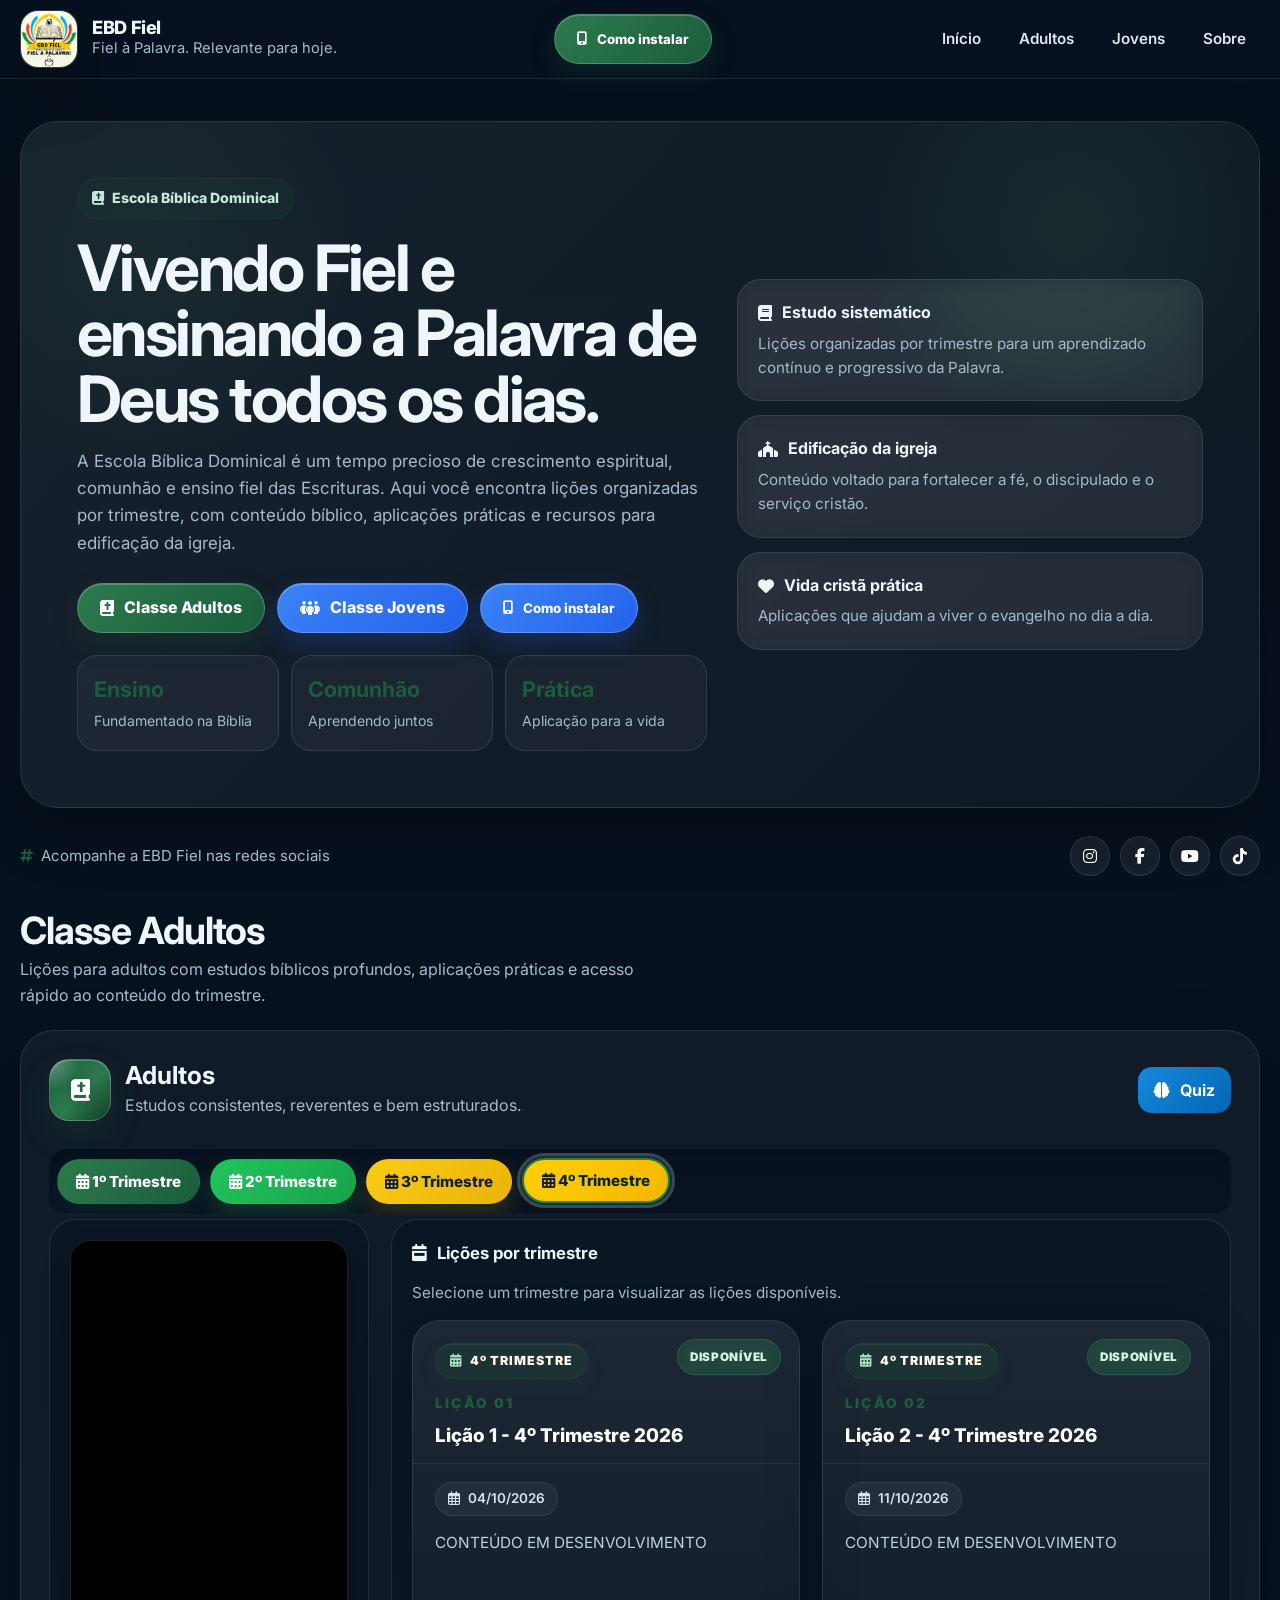
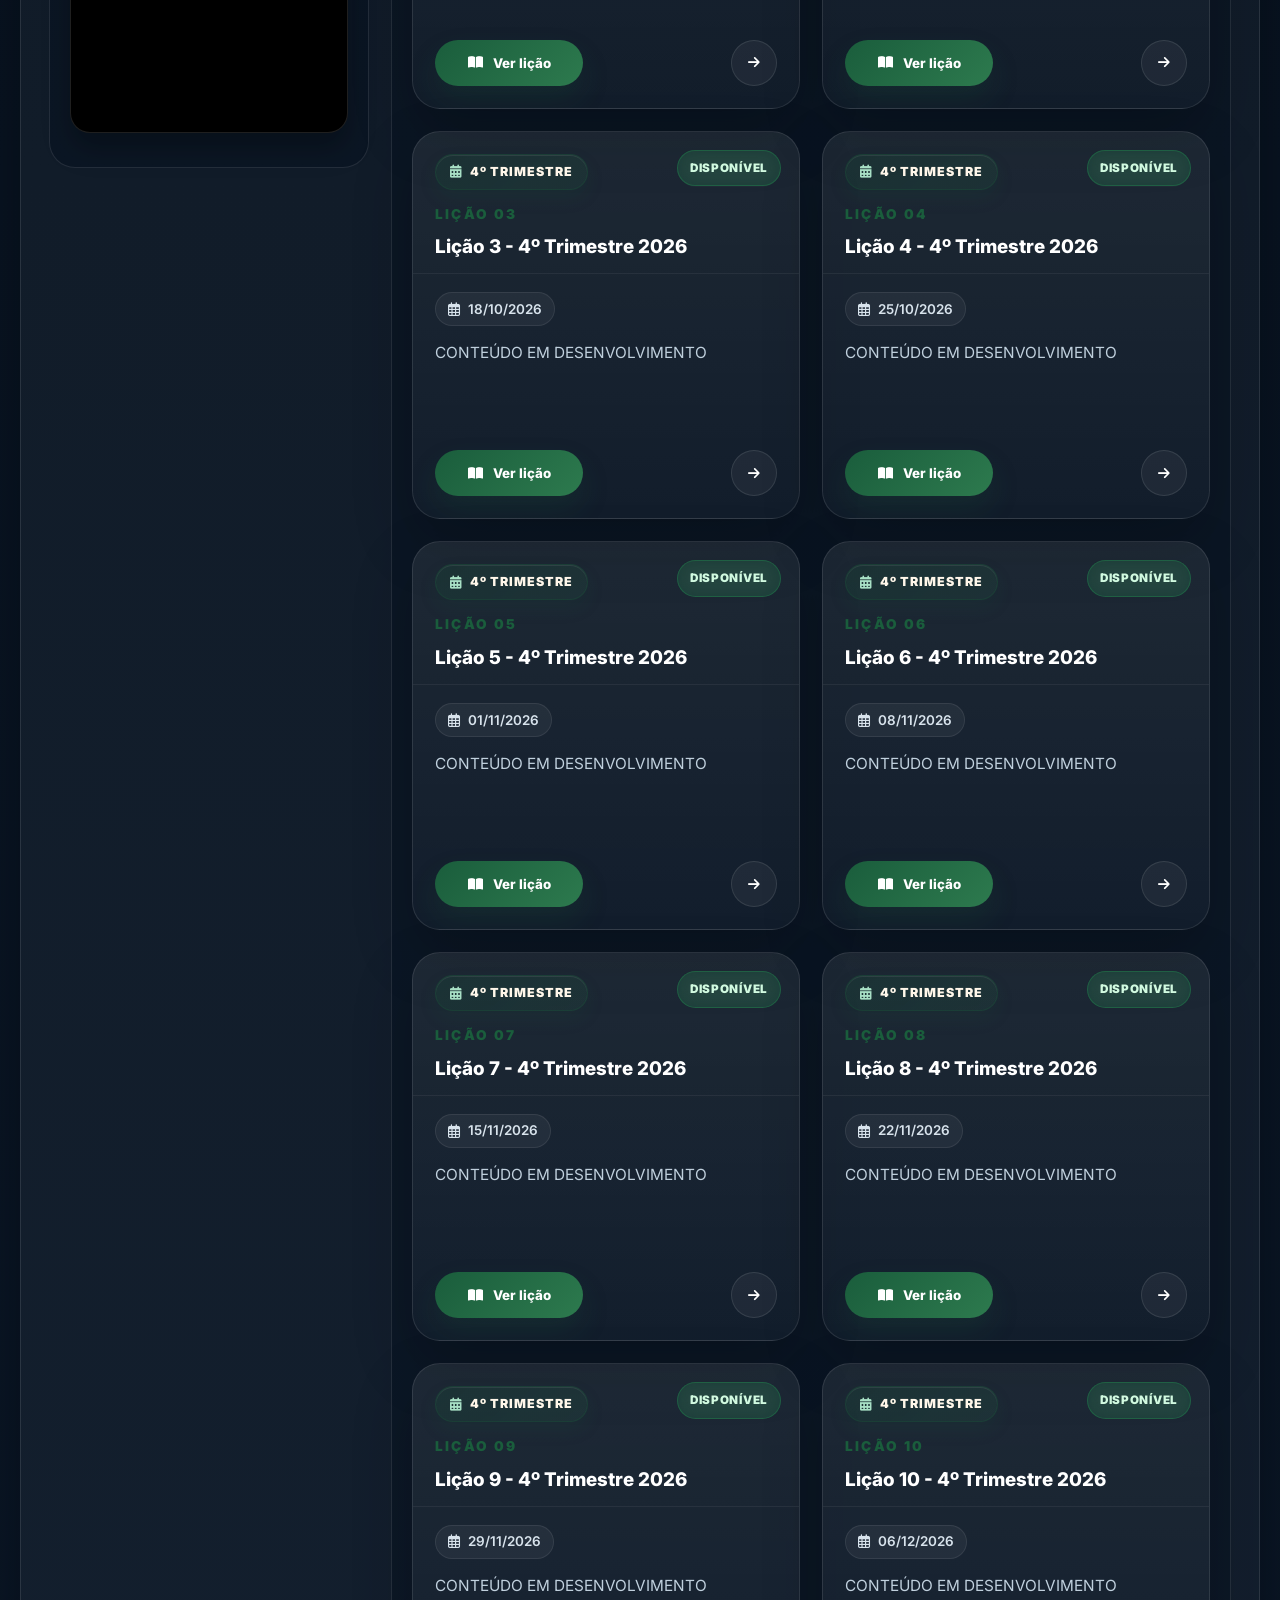
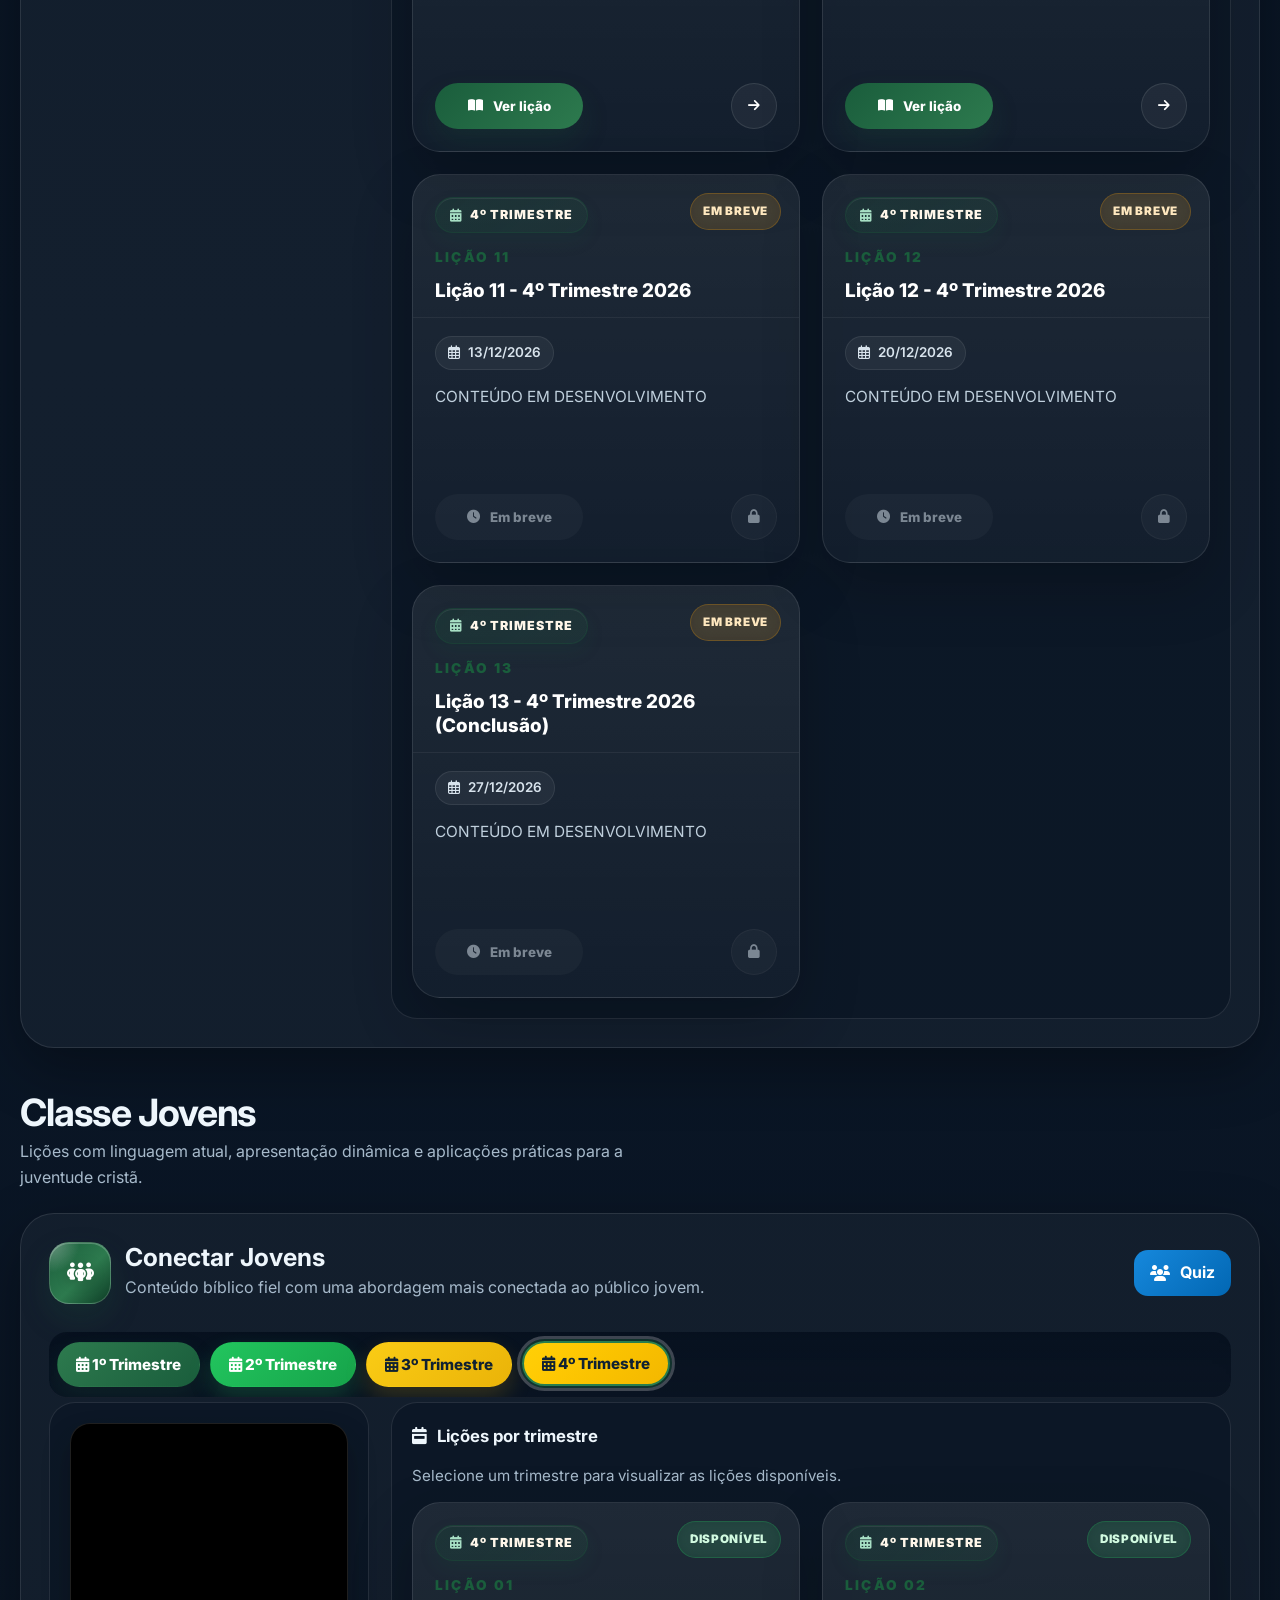
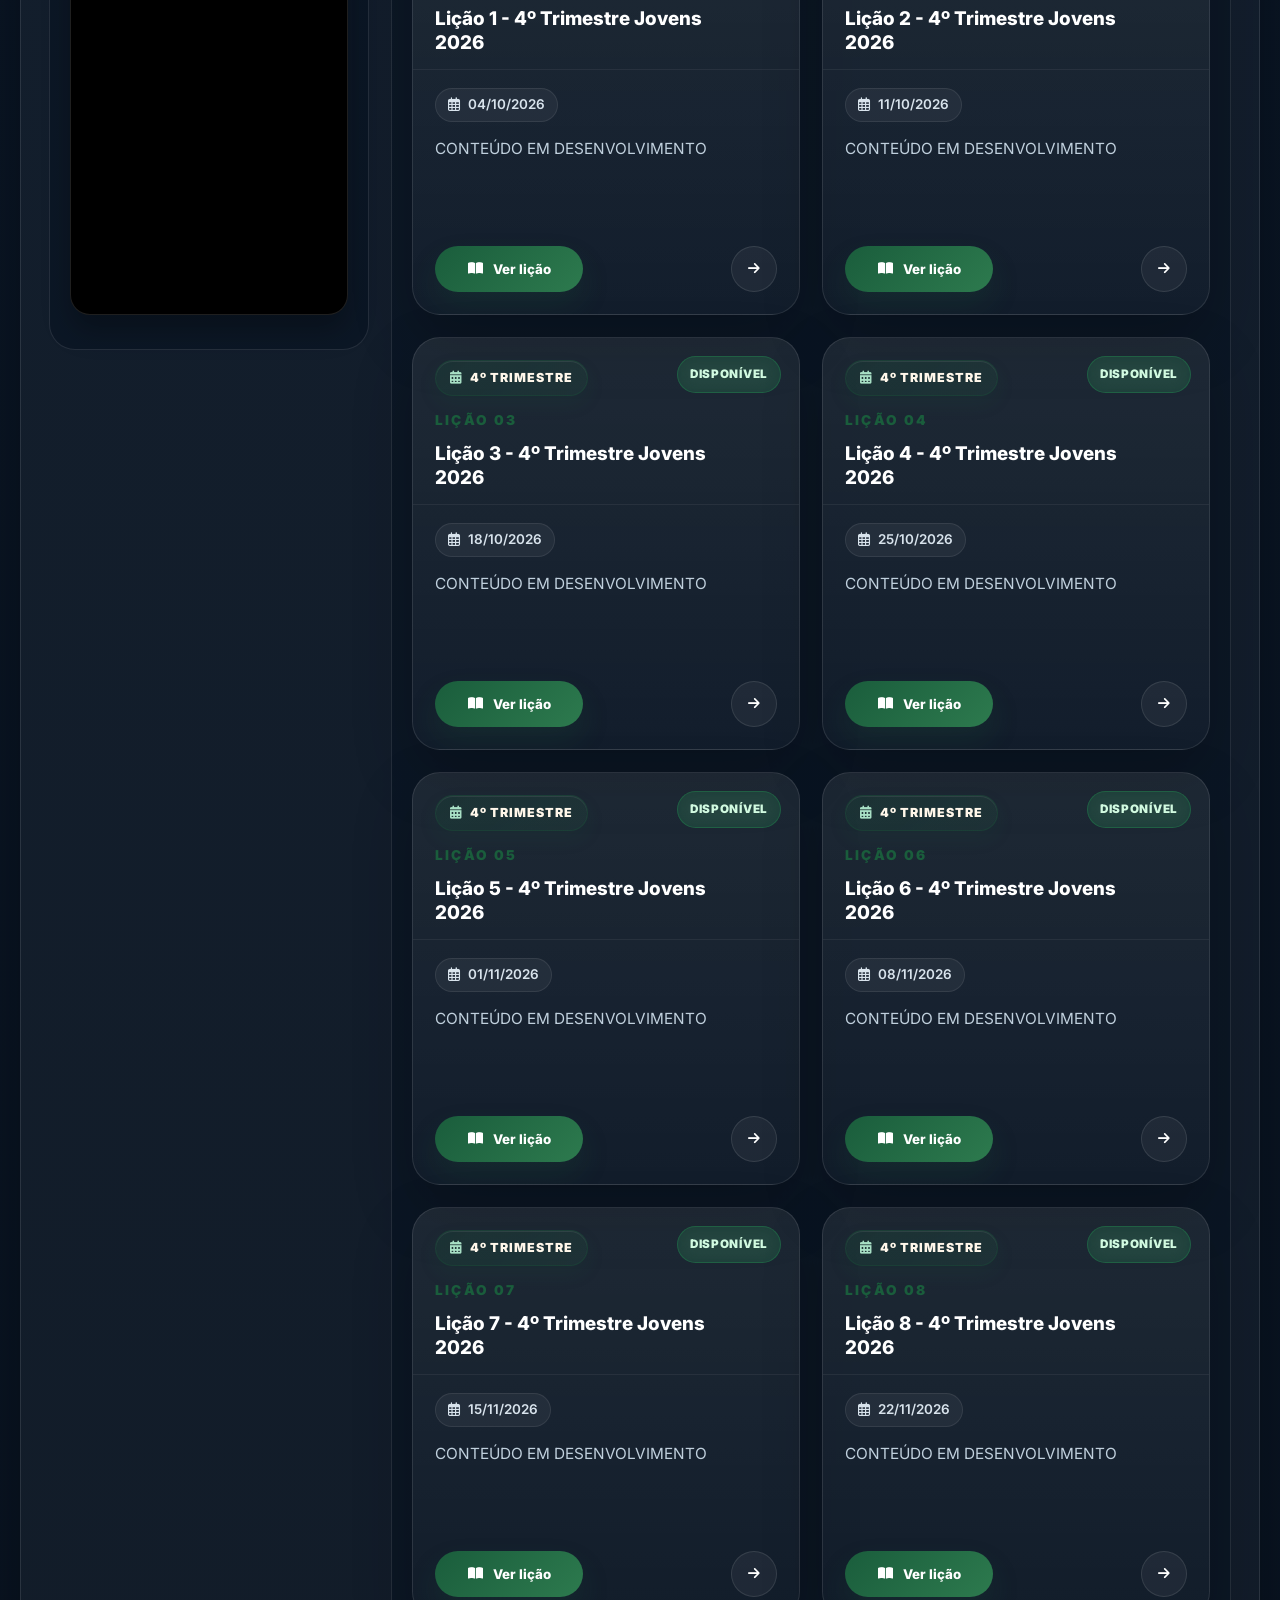
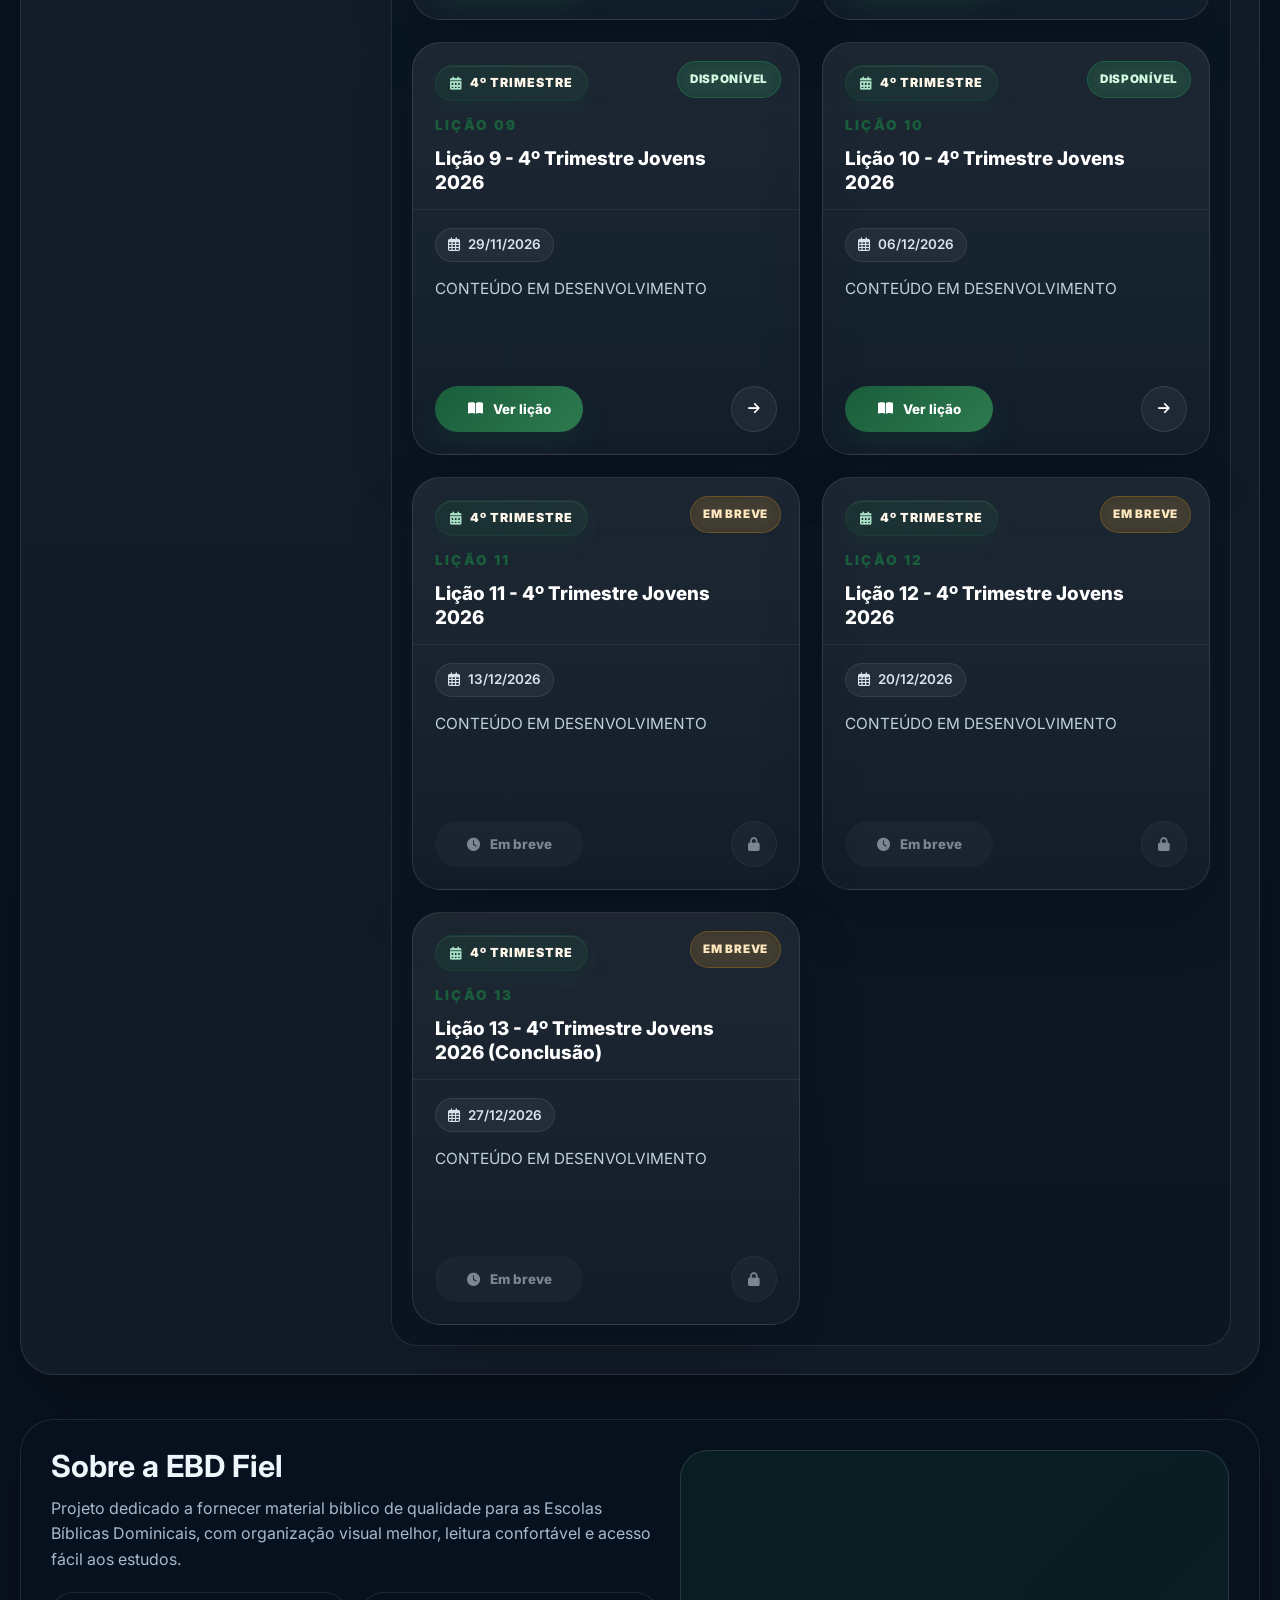
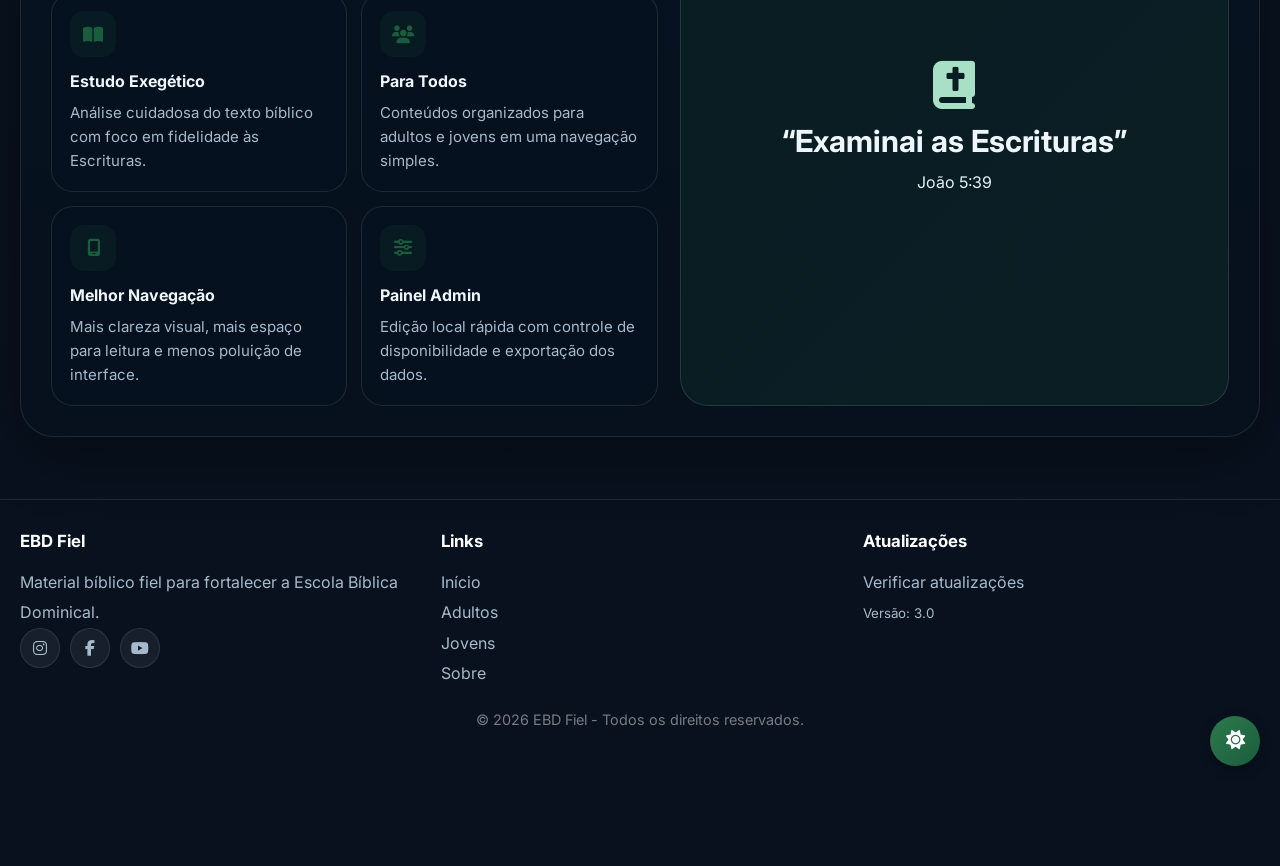
<file: index.html>
<!DOCTYPE html>
<html lang="pt-BR" data-theme="dark">
<head>
  <meta property="og:image" content="https://ebdfiel.com.br/ebdfiel.png?v=2" />
  <meta name="twitter:image" content="https://ebdfiel.com.br/ebdfiel.png?v=2" />
  <link rel="icon" href="./ebdfiel.png?v=2" />
  <meta property="og:image:width" content="1200" />
  <meta property="og:image:height" content="630" />
  <meta property="og:url" content="https://ebdfiel.com.br/" />
  <meta property="og:type" content="website" />

  <meta name="twitter:card" content="summary_large_image" />
  <meta name="twitter:title" content="EBD Fiel" />
  <meta name="twitter:description" content="Lições bíblicas para Escola Bíblica Dominical." />
  <meta name="twitter:image" content="https://ebdfiel.com.br/ebdfiel.png?v=2" />

  <!-- Google tag (gtag.js) - GA4 -->
  <script async src="https://www.googletagmanager.com/gtag/js?id=G-8TBGGNMT4B"></script>
  <script>
    window.dataLayer = window.dataLayer || [];
    function gtag(){dataLayer.push(arguments);}
    gtag('js', new Date());
    gtag('config', 'G-8TBGGNMT4B');
  </script>

  <link rel="manifest" href="./manifest.json">
  <meta name="theme-color" content="#1a5d3c">
  <meta name="apple-mobile-web-app-capable" content="yes">
  <meta name="apple-mobile-web-app-status-bar-style" content="default">
  <meta name="apple-mobile-web-app-title" content="EBD Fiel">

  <meta charset="UTF-8" />
  <meta name="viewport" content="width=device-width, initial-scale=1.0, maximum-scale=1.0, user-scalable=no" />
  <title>EBD Fiel - Escola Bíblica Dominical</title>

  <link rel="preconnect" href="https://fonts.googleapis.com">
  <link rel="preconnect" href="https://fonts.gstatic.com" crossorigin>
  <link href="https://fonts.googleapis.com/css2?family=Inter:wght@400;500;600;700;800&display=swap" rel="stylesheet">
  <link rel="stylesheet" href="https://cdnjs.cloudflare.com/ajax/libs/font-awesome/6.4.0/css/all.min.css">

  <style>
    :root {
      --bg: #07111f;
      --bg-soft: #0c1828;
      --stroke: rgba(255,255,255,0.1);
      --text: #eef6fc;
      --muted: #a7bacb;
      --primary: #1a5d3c;
      --primary-2: #2d7a4e;
      --primary-3: #0d3d26;
      --success: #22c55e;
      --danger: #ef4444;
      --dark: #102131;
      --shadow: 0 20px 60px rgba(0,0,0,0.32);
      --container: 1240px;
      --bottom-nav-height: 78px;
      --bg-primary: #07111f;
      --bg-secondary: #0c1828;
      --text-primary: #eef6fc;
      --text-secondary: #a7bacb;
      --card-bg: rgba(255,255,255,0.04);
    }

    [data-theme="light"] {
      --bg: #f5f7fa;
      --bg-soft: #ffffff;
      --stroke: rgba(0,0,0,0.1);
      --text: #1a2a3a;
      --muted: #5a6a7a;
      --primary: #1a5d3c;
      --primary-2: #2d7a4e;
      --primary-3: #0d3d26;
      --dark: #f0f2f5;
      --shadow: 0 20px 60px rgba(0,0,0,0.1);
      --bg-primary: #f5f7fa;
      --bg-secondary: #ffffff;
      --text-primary: #1a2a3a;
      --text-secondary: #5a6a7a;
      --card-bg: rgba(0,0,0,0.02);
    }

    * { margin: 0; padding: 0; box-sizing: border-box; }

    html { scroll-behavior: smooth; }

    body {
      font-family: 'Inter', sans-serif;
      color: var(--text);
      background: linear-gradient(180deg, #06101c 0%, #0a1626 40%, #08111d 100%);
      line-height: 1.6;
      overflow-x: hidden;
      min-height: 100vh;
      padding-bottom: calc(var(--bottom-nav-height) + 16px);
      opacity: 0;
      transform: translateY(10px);
      animation: pageEnter 0.35s ease forwards;
      transition: background-color 0.3s, color 0.3s;
      overscroll-behavior: none;
      -webkit-overflow-scrolling: touch;
    }

    [data-theme="light"] body {
      background: linear-gradient(180deg, #f5f7fa 0%, #eef2f6 100%);
    }

    body.page-leaving {
      animation: pageLeave 0.25s ease forwards;
    }

    @keyframes pageEnter {
      from { opacity: 0; transform: translateY(10px); }
      to { opacity: 1; transform: translateY(0); }
    }

    @keyframes pageLeave {
      from { opacity: 1; transform: translateY(0); }
      to { opacity: 0; transform: translateY(8px); }
    }

    a { color: inherit; text-decoration: none; }
    img { max-width: 100%; display: block; }
    button { font-family: inherit; }

    #splash-screen {
      position: fixed;
      inset: 0;
      background: linear-gradient(180deg, #06101c 0%, #0a1626 45%, #08111d 100%);
      display: grid;
      place-items: center;
      z-index: 9999;
      transition: opacity 0.6s ease, visibility 0.6s ease;
    }

    #splash-screen.fade-out {
      opacity: 0;
      visibility: hidden;
    }

    .splash-inner {
      text-align: center;
      padding: 24px;
      animation: splashRise 0.8s ease;
      width: 100%;
      max-width: 360px;
      display: flex;
      flex-direction: column;
      align-items: center;
      justify-content: center;
    }

    .splash-logo {
      width: 110px;
      height: 110px;
      object-fit: contain;
      margin: 0 auto 18px;
      animation: splashPulse 1.8s ease-in-out infinite;
      filter: drop-shadow(0 12px 28px rgba(0,0,0,0.28));
      display: block;
      flex-shrink: 0;
    }

    .splash-title {
      font-size: 1.55rem;
      font-weight: 800;
      letter-spacing: -0.02em;
      margin-bottom: 6px;
      color: #eef6fc;
    }

    .splash-subtitle {
      color: #a7bacb;
      font-size: 0.95rem;
      margin-bottom: 18px;
    }

    .splash-loader {
      width: 180px;
      max-width: 70vw;
      height: 6px;
      margin: 0 auto;
      background: rgba(255,255,255,0.08);
      border-radius: 999px;
      overflow: hidden;
      border: 1px solid rgba(255,255,255,0.08);
    }

    .splash-loader span {
      display: block;
      width: 40%;
      height: 100%;
      border-radius: 999px;
      background: linear-gradient(135deg, #1a5d3c, #2d7a4e);
      animation: splashLoad 1.4s ease-in-out infinite;
    }

    @keyframes splashRise {
      from { opacity: 0; transform: translateY(18px) scale(0.96); }
      to { opacity: 1; transform: translateY(0) scale(1); }
    }

    @keyframes splashPulse {
      0%, 100% { transform: scale(1); opacity: 0.96; }
      50% { transform: scale(1.06); opacity: 1; }
    }

    @keyframes splashLoad {
      0% { transform: translateX(-120%); }
      100% { transform: translateX(320%); }
    }

    .container {
      width: min(calc(100% - 32px), var(--container));
      margin: 0 auto;
      position: relative;
      z-index: 2;
    }

    .topbar {
      position: sticky;
      top: 0;
      z-index: 1000;
      background: rgba(7,17,31,0.78);
      backdrop-filter: blur(16px);
      border-bottom: 1px solid var(--stroke);
    }

    .topbar-inner {
      min-height: 78px;
      display: flex;
      align-items: center;
      justify-content: space-between;
      gap: 18px;
      padding: 10px 0;
    }

    .brand {
      display: flex;
      align-items: center;
      gap: 14px;
      cursor: pointer;
      min-width: 0;
      position: relative;
      z-index: 10;
    }

    .brand-mark {
      width: 58px;
      height: 58px;
      border-radius: 18px;
      background: linear-gradient(135deg, rgba(26,93,60,0.18), rgba(45,122,78,0.14));
      border: 1px solid rgba(255,255,255,0.14);
      display: grid;
      place-items: center;
      overflow: hidden;
      box-shadow: var(--shadow);
      flex-shrink: 0;
    }

    .brand-copy h1 {
      font-size: 1.14rem;
      line-height: 1.1;
      font-weight: 800;
      letter-spacing: -0.02em;
    }

    .brand-copy p {
      color: var(--muted);
      font-size: 0.92rem;
      white-space: nowrap;
    }

    .mobile-menu-btn {
      display: none;
      width: 46px;
      height: 46px;
      border-radius: 14px;
      border: 1px solid var(--stroke);
      background: rgba(255,255,255,0.05);
      color: #fff;
      font-size: 1.2rem;
      cursor: pointer;
      transition: 0.2s ease;
    }

    .mobile-menu-btn:hover {
      background: rgba(255,255,255,0.08);
    }

    nav {
      display: flex;
      align-items: center;
      gap: 10px;
      flex-wrap: wrap;
      transition: transform 0.28s ease, opacity 0.28s ease, visibility 0.28s ease;
    }

    nav a {
      padding: 10px 14px;
      border-radius: 999px;
      color: #dce6ef;
      font-weight: 600;
      font-size: 0.95rem;
      transition: 0.25s ease;
    }

    nav a:hover {
      background: rgba(255,255,255,0.06);
      color: #fff;
    }

    nav a.nav-cta {
      background: linear-gradient(135deg, var(--primary), var(--primary-2));
      color: #fff;
      font-weight: 800;
      box-shadow: 0 12px 28px rgba(26,93,60,0.22);
    }

    .hero {
      padding: 42px 0 22px;
    }

    .hero-panel {
      overflow: hidden;
      border-radius: 38px;
      border: 1px solid var(--stroke);
      background:
        linear-gradient(135deg, rgba(255,255,255,0.07), rgba(255,255,255,0.03)),
        radial-gradient(circle at 10% 20%, rgba(26,93,60,0.16), transparent 18%),
        radial-gradient(circle at 85% 15%, rgba(45,122,78,0.16), transparent 18%);
      padding: 56px;
      box-shadow: var(--shadow);
      display: grid;
      grid-template-columns: 1.15fr 0.85fr;
      gap: 30px;
      align-items: center;
    }

    .eyebrow {
      display: inline-flex;
      align-items: center;
      gap: 8px;
      padding: 8px 14px;
      border-radius: 999px;
      background: rgba(26,93,60,0.12);
      border: 1px solid rgba(26,93,60,0.24);
      color: #c8e6d9;
      font-size: 0.88rem;
      font-weight: 800;
      margin-bottom: 16px;
    }

    .hero h2 {
      font-size: clamp(2.3rem, 5vw, 4.2rem);
      line-height: 1.03;
      letter-spacing: -0.04em;
      margin-bottom: 16px;
    }

    .hero p {
      max-width: 60ch;
      color: var(--muted);
      font-size: 1.06rem;
      margin-bottom: 26px;
    }

    .hero-actions {
      display: flex;
      gap: 12px;
      flex-wrap: wrap;
      margin-bottom: 22px;
    }

    .btn {
      min-height: 50px;
      padding: 0 22px;
      border-radius: 999px;
      display: inline-flex;
      align-items: center;
      justify-content: center;
      gap: 10px;
      font-weight: 800;
      transition: 0.25s ease;
      border: 1px solid transparent;
      cursor: pointer;
      position: relative;
      overflow: hidden;
    }

    .btn::after {
      content: "";
      position: absolute;
      top: 0;
      left: -120%;
      width: 60%;
      height: 100%;
      background: linear-gradient(120deg, transparent, rgba(255,255,255,0.55), transparent);
      transform: skewX(-20deg);
    }

    .btn:hover::after {
      animation: shineMove 0.9s ease;
    }

    @keyframes shineMove {
      from { left: -120%; }
      to { left: 140%; }
    }

    .btn-primary {
      background: linear-gradient(135deg, #2d7a4e, #1a5d3c);
      color: #fff;
      box-shadow: 0 10px 25px rgba(26,93,60,0.25), inset 0 1px 0 rgba(255,255,255,0.2);
      border: 1px solid rgba(255,255,255,0.2);
      transition: all 0.25s ease;
    }

    .btn-primary:hover {
      transform: translateY(-2px) scale(1.02);
      box-shadow: 0 16px 35px rgba(26,93,60,0.35), inset 0 1px 0 rgba(255,255,255,0.3);
    }

    .btn-secondary {
      background: linear-gradient(135deg, #3b82f6, #2563eb);
      color: #ffffff;
      border: 1px solid rgba(255,255,255,0.2);
      box-shadow: 0 10px 25px rgba(37,99,235,0.25), inset 0 1px 0 rgba(255,255,255,0.25);
      transition: all 0.25s ease;
    }

    .btn-secondary:hover {
      transform: translateY(-2px) scale(1.02);
      box-shadow: 0 16px 35px rgba(37,99,235,0.35), inset 0 1px 0 rgba(255,255,255,0.35);
    }

    .hero-card {
      border-radius: 24px;
      border: 1px solid var(--stroke);
      background: rgba(255,255,255,0.05);
      padding: 20px;
      backdrop-filter: blur(10px);
      margin-bottom: 14px;
    }

    .hero-card:last-child {
      margin-bottom: 0;
    }

    .hero-card strong {
      display: flex;
      align-items: center;
      gap: 10px;
      font-size: 1rem;
      margin-bottom: 6px;
    }

    .hero-card p {
      color: var(--muted);
      font-size: 0.95rem;
      margin: 0;
    }

    .hero-stats {
      display: grid;
      grid-template-columns: repeat(3, 1fr);
      gap: 12px;
      margin-top: 12px;
    }

    .hero-stat {
      border-radius: 20px;
      border: 1px solid var(--stroke);
      background: rgba(255,255,255,0.04);
      padding: 16px;
    }

    .hero-stat strong {
      display: block;
      font-size: 1.35rem;
      color: var(--primary);
      margin-bottom: 2px;
    }

    .hero-stat span {
      color: var(--muted);
      font-size: 0.88rem;
    }

    .social-strip {
      padding: 6px 0 12px;
    }

    .social-strip-inner {
      display: flex;
      justify-content: space-between;
      align-items: center;
      gap: 16px;
      flex-wrap: wrap;
      color: var(--muted);
    }

    .social-text {
      display: inline-flex;
      align-items: center;
      gap: 8px;
      font-size: 0.94rem;
    }

    .social-text i {
      color: var(--primary);
    }

    .social-icons-top,
    .social-icons {
      display: flex;
      gap: 10px;
      flex-wrap: wrap;
    }

    .social-icons-top a,
    .social-icons a {
      width: 40px;
      height: 40px;
      border-radius: 50%;
      display: grid;
      place-items: center;
      background: rgba(255,255,255,0.06);
      border: 1px solid var(--stroke);
      color: #fff;
      transition: transform 0.2s ease, background 0.2s ease, border-color 0.2s ease;
    }

    .social-icons-top a:hover,
    .social-icons a:hover {
      transform: translateY(-2px);
      background: rgba(255,255,255,0.1);
      border-color: rgba(255,255,255,0.18);
    }

    .section {
      padding: 22px 0;
    }

    .section-heading {
      display: flex;
      justify-content: space-between;
      align-items: end;
      gap: 18px;
      margin-bottom: 22px;
      flex-wrap: wrap;
    }

    .section-heading h3 {
      font-size: clamp(1.6rem, 3vw, 2.35rem);
      line-height: 1.1;
      letter-spacing: -0.03em;
      margin-bottom: 6px;
    }

    .section-heading p {
      color: var(--muted);
      max-width: 66ch;
    }

    .class-section {
      border-radius: 34px;
      border: 1px solid var(--stroke);
      background: rgba(255,255,255,0.04);
      padding: 28px;
      box-shadow: var(--shadow);
      overflow: hidden;
    }

    .class-head {
      display: flex;
      justify-content: space-between;
      align-items: center;
      gap: 18px;
      flex-wrap: wrap;
      margin-bottom: 18px;
    }

    .class-title {
      display: flex;
      align-items: center;
      gap: 14px;
    }

    .class-icon {
      width: 62px;
      height: 62px;
      border-radius: 20px;
      display: grid;
      place-items: center;
      flex-shrink: 0;
      color: #fff;
      background: radial-gradient(circle at top left, rgba(255,255,255,0.35), transparent 35%),
        linear-gradient(135deg, #1a5d3c 0%, #2d7a4e 55%, #0d3d26 100%);
      border: 1px solid rgba(255,255,255,0.18);
      box-shadow: 0 14px 30px rgba(26,93,60,0.22), inset 0 1px 0 rgba(255,255,255,0.22);
      font-size: 1.35rem;
      position: relative;
    }

    .class-icon i {
      filter: drop-shadow(0 2px 6px rgba(0,0,0,0.22));
    }

    .class-title h4 {
      font-size: 1.55rem;
      line-height: 1.1;
      margin-bottom: 4px;
    }

    .class-title p {
      color: var(--muted);
    }

    .quick-links {
      display: flex;
      gap: 10px;
      flex-wrap: wrap;
    }

    .quick-link {
      min-height: 46px;
      padding: 0 16px;
      border-radius: 14px;
      display: inline-flex;
      align-items: center;
      gap: 10px;
      font-weight: 700;
    }

    .quick-link.quiz {
      background: linear-gradient(135deg, #1688dc, #0267b3);
      color: #fff;
    }

    .class-layout {
      display: grid;
      grid-template-columns: 320px 1fr;
      gap: 22px;
      align-items: start;
    }

    .video-section,
    .panel-side,
    .about-section,
    .feature,
    .empty-message {
      border: 1px solid var(--stroke);
      background: rgba(7,17,31,0.42);
    }

    .video-section,
    .panel-side {
      border-radius: 26px;
      padding: 20px;
    }

    .panel-side h5 {
      font-size: 1.05rem;
      display: flex;
      align-items: center;
      gap: 10px;
      margin-bottom: 14px;
    }

    .video-universal-container {
      width: 100%;
      max-width: 280px;
      margin: 0 auto 14px;
      border-radius: 20px;
      overflow: hidden;
      border: 1px solid rgba(255,255,255,0.12);
      background: #000;
      box-shadow: 0 16px 28px rgba(0,0,0,0.28);
    }

    .video-responsive-wrapper {
      position: relative;
      width: 100%;
      padding-bottom: 177.78%;
      height: 0;
    }

    .video-responsive-wrapper iframe {
      position: absolute;
      inset: 0;
      width: 100%;
      height: 100%;
      border: 0;
      border-radius: 14px;
      box-shadow: 0 10px 25px rgba(0,0,0,0.2);
    }

    .trim-hint {
      color: var(--muted);
      font-size: 0.95rem;
      margin-bottom: 14px;
    }

    .trim-tabs {
      display: flex;
      gap: 10px;
      flex-wrap: nowrap;
      overflow-x: auto;
      overflow-y: hidden;
      -webkit-overflow-scrolling: touch;
      scrollbar-width: none;
      margin-bottom: 18px;
      padding: 4px 2px 10px;
      scroll-snap-type: x proximity;
    }

    .trim-tabs::-webkit-scrollbar {
      display: none;
    }

    .trim-tabs-sticky {
      position: sticky;
      top: 90px;
      z-index: 25;
      padding-top: 10px;
      margin-top: -4px;
      background: linear-gradient(180deg, rgba(7,17,31,0.96), rgba(7,17,31,0.82));
      backdrop-filter: blur(12px);
      border-bottom: 1px solid rgba(255,255,255,0.06);
      border-radius: 18px;
      padding-left: 8px;
      padding-right: 8px;
    }

    .tab-btn {
      border: 1px solid var(--stroke);
      background: rgba(255,255,255,0.04);
      color: #fff;
      border-radius: 999px;
      padding: 11px 18px;
      font-size: 0.95rem;
      font-weight: 800;
      cursor: pointer;
      white-space: nowrap;
      flex: 0 0 auto;
      scroll-snap-align: start;
      box-shadow: inset 0 1px 0 rgba(255,255,255,0.04);
      transition: background 0.25s ease, color 0.25s ease, transform 0.2s ease, box-shadow 0.25s ease, border-color 0.25s ease, opacity 0.25s ease;
    }

    .tab-btn.trim-q1 {
      background: linear-gradient(135deg, #2d7a4e, #1a5d3c);
      color: #fff;
      border-color: transparent;
      box-shadow: 0 10px 22px rgba(26,93,60,0.18);
    }

    .tab-btn.trim-q2 {
      background: linear-gradient(135deg, #22c55e, #16a34a);
      color: #ffffff;
      border-color: transparent;
      box-shadow: 0 10px 22px rgba(34,197,94,0.22);
    }

    .tab-btn.trim-q3,
    .tab-btn.trim-q4 {
      background: linear-gradient(135deg, #facc15, #eab308);
      color: #102131;
      border-color: transparent;
      box-shadow: 0 10px 22px rgba(234,179,8,0.18);
    }

    .tab-btn:hover,
    .tab-btn.active {
      transform: translateY(-1px);
      box-shadow: 0 12px 24px rgba(255,255,255,0.12), inset 0 1px 0 rgba(255,255,255,0.24);
    }

    .tab-btn.active {
      outline: 3px solid rgba(255,255,255,0.22);
      outline-offset: 2px;
      filter: saturate(1.08) brightness(1.02);
    }

    .lessons-grid {
      display: grid;
      grid-template-columns: repeat(auto-fit, minmax(290px, 1fr));
      gap: 22px;
    }

    .lesson-card {
      position: relative;
      border-radius: 28px;
      overflow: hidden;
      border: 1px solid rgba(255,255,255,0.1);
      background: linear-gradient(180deg, rgba(255,255,255,0.08), rgba(255,255,255,0.03));
      box-shadow: 0 24px 60px rgba(0,0,0,0.22);
      transition: transform 0.3s ease, border-color 0.3s ease, box-shadow 0.3s ease;
      cursor: pointer;
    }

    .lesson-card:hover {
      transform: translateY(-6px);
      border-color: rgba(255,255,255,0.18);
      box-shadow: 0 28px 70px rgba(0,0,0,0.28);
    }

    .lesson-top {
      position: relative;
      padding: 22px 22px 14px;
      border-bottom: 1px solid rgba(255,255,255,0.06);
    }

    .lesson-quarter {
      display: inline-flex;
      align-items: center;
      gap: 8px;
      min-height: 36px;
      padding: 0 14px;
      border-radius: 999px;
      font-size: 0.78rem;
      font-weight: 900;
      letter-spacing: 0.08em;
      text-transform: uppercase;
      color: #fff7ea;
      background: linear-gradient(135deg, rgba(26,93,60,0.22), rgba(45,122,78,0.14));
      border: 1px solid rgba(26,93,60,0.28);
      box-shadow: 0 8px 18px rgba(26,93,60,0.12), inset 0 1px 0 rgba(255,255,255,0.08);
      margin-bottom: 14px;
    }

    .lesson-quarter i {
      font-size: 0.82rem;
      color: #a8e0c5;
    }

    .lesson-number {
      color: var(--primary);
      font-size: 0.85rem;
      font-weight: 900;
      letter-spacing: 0.16em;
      text-transform: uppercase;
      margin-bottom: 10px;
    }

    .lesson-title {
      font-size: 1.18rem;
      font-weight: 800;
      line-height: 1.28;
      color: #fff;
      display: flex;
      align-items: flex-start;
      gap: 8px;
      flex-wrap: wrap;
      max-width: 92%;
    }

    .lesson-body {
      padding: 18px 22px 22px;
    }

    .lesson-date {
      display: inline-flex;
      align-items: center;
      gap: 8px;
      min-height: 34px;
      padding: 0 12px;
      border-radius: 999px;
      color: #d8e3ec;
      font-size: 0.84rem;
      font-weight: 600;
      background: rgba(255,255,255,0.05);
      border: 1px solid rgba(255,255,255,0.08);
      margin-bottom: 14px;
    }

    .lesson-description {
      color: #c0d0dd;
      font-size: 0.96rem;
      line-height: 1.7;
      min-height: 92px;
    }

    .lesson-footer {
      margin-top: 18px;
      display: flex;
      align-items: center;
      justify-content: space-between;
      gap: 12px;
    }

    .lesson-action {
      min-height: 46px;
      border-radius: 999px;
      display: inline-flex;
      align-items: center;
      justify-content: center;
      gap: 10px;
      font-weight: 800;
      border: 0;
      cursor: pointer;
    }

    .lesson-action.primary {
      min-width: 148px;
      padding: 0 18px;
      background: linear-gradient(135deg, var(--primary), var(--primary-2));
      color: #fff;
      box-shadow: 0 14px 28px rgba(26,93,60,0.18);
    }

    .lesson-action.secondary-ghost {
      min-width: 46px;
      width: 46px;
      padding: 0;
      background: rgba(255,255,255,0.05);
      color: #fff;
      border: 1px solid rgba(255,255,255,0.10);
    }

    .lesson-action:disabled,
    .lesson-action.disabled {
      opacity: 0.55;
      pointer-events: none;
      cursor: not-allowed;
      background: rgba(255,255,255,0.06);
      color: #d2dde7;
      border-color: rgba(255,255,255,0.08);
      box-shadow: none;
    }

    .status-badge {
      position: absolute;
      top: 18px;
      right: 18px;
      padding: 8px 12px;
      border-radius: 999px;
      font-size: 0.73rem;
      font-weight: 900;
      letter-spacing: 0.06em;
      text-transform: uppercase;
      z-index: 2;
      backdrop-filter: blur(10px);
    }

    .status-badge.available {
      background: rgba(34,197,94,0.14);
      color: #d1fae0;
      border: 1px solid rgba(34,197,94,0.24);
    }

    .status-badge.preparation {
      background: rgba(245,158,11,0.14);
      color: #ffe8bf;
      border: 1px solid rgba(245,158,11,0.24);
    }

    .empty-message {
      border-radius: 24px;
      padding: 36px 24px;
      text-align: center;
      color: var(--muted);
      font-size: 1rem;
    }

    .about-section {
      border-radius: 34px;
      padding: 30px;
      box-shadow: var(--shadow);
      overflow: hidden;
    }

    .about-grid {
      display: grid;
      grid-template-columns: 1.05fr 0.95fr;
      gap: 22px;
      align-items: stretch;
    }

    .about-text h3,
    .about-image-content h3 {
      font-size: 1.9rem;
      line-height: 1.1;
      margin-bottom: 12px;
    }

    .about-text > p {
      color: var(--muted);
      margin-bottom: 20px;
    }

    .about-features {
      display: grid;
      grid-template-columns: repeat(2, 1fr);
      gap: 14px;
    }

    .feature {
      border-radius: 22px;
      padding: 18px;
    }

    .feature-icon {
      width: 46px;
      height: 46px;
      border-radius: 14px;
      display: grid;
      place-items: center;
      background: rgba(26,93,60,0.14);
      color: var(--primary);
      margin-bottom: 12px;
      font-size: 1.1rem;
    }

    .feature-text h4 {
      margin-bottom: 6px;
    }

    .feature-text p {
      color: var(--muted);
      font-size: 0.94rem;
    }

    .about-image {
      display: flex;
    }

    .about-image-content {
      width: 100%;
      border-radius: 28px;
      padding: 28px;
      background: linear-gradient(135deg, rgba(26,93,60,0.18), rgba(45,122,78,0.12));
      border: 1px solid rgba(255,255,255,0.12);
      display: flex;
      flex-direction: column;
      justify-content: center;
      text-align: center;
    }

    .about-image-content i {
      font-size: 3rem;
      color: #a8e0c5;
      margin-bottom: 16px;
    }

    .about-image-content p {
      color: #e6f1f9;
      max-width: 28ch;
      margin: 0 auto;
    }

    footer {
      margin-top: 40px;
      padding: 28px 0 40px;
      border-top: 1px solid var(--stroke);
      position: relative;
      z-index: 2;
    }

    .footer-content {
      display: grid;
      grid-template-columns: repeat(auto-fit, minmax(230px, 1fr));
      gap: 24px;
    }

    .footer-column h3 {
      font-size: 1.05rem;
      margin-bottom: 12px;
      color: #fff;
    }

    .footer-column p,
    .footer-column a {
      color: var(--muted);
      line-height: 1.9;
    }

    .footer-column a:hover {
      color: #fff;
    }

    .copyright {
      text-align: center;
      padding-top: 20px;
      color: rgba(255,255,255,0.45);
      font-size: 0.9rem;
    }

    .bottom-app-nav {
      position: fixed;
      left: 12px;
      right: 12px;
      bottom: 10px;
      z-index: 2000;
      display: none;
      align-items: center;
      justify-content: space-around;
      gap: 8px;
      min-height: var(--bottom-nav-height);
      padding: 10px 12px max(10px, env(safe-area-inset-bottom));
      background: rgba(7,17,31,0.92);
      border: 1px solid rgba(255,255,255,0.09);
      backdrop-filter: blur(16px);
      border-radius: 24px;
      box-shadow: 0 24px 50px rgba(0,0,0,0.28);
    }

    .bottom-nav-link {
      flex: 1;
      min-height: 52px;
      border-radius: 18px;
      display: inline-flex;
      flex-direction: column;
      align-items: center;
      justify-content: center;
      gap: 4px;
      color: #dce6ef;
      font-size: 0.78rem;
      font-weight: 700;
      transition: 0.2s ease;
      text-decoration: none;
    }

    .bottom-nav-link i { font-size: 1.05rem; }

    .bottom-nav-link.active,
    .bottom-nav-link:hover {
      background: rgba(255,255,255,0.08);
      color: #fff;
    }

    .theme-toggle {
      position: fixed;
      bottom: 100px;
      right: 20px;
      width: 50px;
      height: 50px;
      border-radius: 50%;
      background: linear-gradient(135deg, #2d7a4e, #1a5d3c);
      border: none;
      color: #fff;
      font-size: 1.2rem;
      cursor: pointer;
      z-index: 1000;
      box-shadow: 0 4px 12px rgba(0,0,0,0.3);
      transition: transform 0.3s;
      display: flex;
      align-items: center;
      justify-content: center;
    }

    .theme-toggle:hover {
      transform: scale(1.1);
    }

    #notificationPrompt {
      position: fixed;
      bottom: 100px;
      left: 50%;
      transform: translateX(-50%);
      background: linear-gradient(135deg, #1e293b, #0f172a);
      padding: 16px 24px;
      border-radius: 60px;
      z-index: 10001;
      box-shadow: 0 8px 24px rgba(0,0,0,0.3);
      border: 1px solid rgba(26,93,60,0.3);
      backdrop-filter: blur(10px);
      cursor: pointer;
    }

    #notificationPrompt div {
      display: flex;
      align-items: center;
      gap: 12px;
    }

    #notificationPrompt i {
      color: #2d7a4e;
      font-size: 1.2rem;
    }

    #notificationPrompt strong {
      color: #fff;
    }

    #notificationPrompt p {
      color: #94a3b8;
      font-size: 0.8rem;
      margin: 0;
    }

    #enableNotificationsBtn {
      background: linear-gradient(135deg, #2d7a4e, #1a5d3c);
      border: none;
      padding: 8px 16px;
      border-radius: 40px;
      color: #fff;
      font-weight: 800;
      cursor: pointer;
    }

    .loading-overlay {
      position: fixed;
      inset: 0;
      z-index: 5000;
      display: flex;
      align-items: center;
      justify-content: center;
      background: rgba(7,17,31,0.82);
      backdrop-filter: blur(10px);
      opacity: 0;
      visibility: hidden;
      transition: 0.25s ease;
    }

    .loading-overlay.show {
      opacity: 1;
      visibility: visible;
    }

    .loading-box {
      width: min(86vw, 300px);
      padding: 28px 24px;
      border-radius: 24px;
      border: 1px solid rgba(255,255,255,0.1);
      background: rgba(255,255,255,0.06);
      box-shadow: 0 20px 40px rgba(0,0,0,0.25);
      text-align: center;
    }

    .loading-spinner {
      width: 46px;
      height: 46px;
      margin: 0 auto 14px;
      border-radius: 50%;
      border: 4px solid rgba(255,255,255,0.16);
      border-top-color: var(--primary);
      animation: spin 0.9s linear infinite;
    }

    .loading-box strong {
      display: block;
      margin-bottom: 4px;
      font-size: 1rem;
    }

    .loading-box p {
      color: var(--muted);
      font-size: 0.92rem;
    }

    @keyframes spin {
      to { transform: rotate(360deg); }
    }

    @keyframes fadeIn {
      from { opacity: 0; }
      to { opacity: 1; }
    }

    @media (max-width: 1080px) {
      .hero-panel,
      .class-layout,
      .about-grid {
        grid-template-columns: 1fr;
      }
      .hero-panel { padding: 34px; }
      .video-universal-container { max-width: 320px; }
    }

    @media (max-width: 768px) {
      .topbar-install-btn {
        display: none !important;
      }
      .topbar-inner {
        min-height: auto;
        align-items: center;
      }
      .topbar-actions {
        display: flex;
        align-items: center;
        gap: 10px;
        flex-shrink: 0;
      }
      .mobile-menu-btn {
        display: inline-grid;
        place-items: center;
      }
      nav {
        position: fixed;
        top: 86px;
        left: 16px;
        right: 16px;
        padding: 16px;
        border-radius: 24px;
        border: 1px solid var(--stroke);
        background: rgba(7,17,31,0.94);
        backdrop-filter: blur(16px);
        display: flex;
        flex-direction: column;
        align-items: stretch;
        gap: 8px;
        transform: translateY(-140%);
        opacity: 0;
        visibility: hidden;
      }
      nav.active {
        transform: translateY(0);
        opacity: 1;
        visibility: visible;
      }
      nav a { text-align: center; }
      .brand-copy p { white-space: normal; }
      .hero { padding-top: 28px; }
      .hero-panel,
      .class-section,
      .about-section,
      .admin-panel,
      .edit-modal {
        padding: 22px;
        border-radius: 24px;
      }
      .hero-stats,
      .about-features {
        grid-template-columns: 1fr;
      }
      .section-heading { align-items: flex-start; }
      .class-head { align-items: flex-start; }
      .lessons-grid { grid-template-columns: 1fr; }
      .lesson-description { min-height: auto; }
      .lesson-footer { flex-wrap: wrap; }
      .lesson-action.primary { min-width: 0; }
      .bottom-app-nav { display: flex; }
      .trim-tabs {
        display: grid;
        grid-template-columns: repeat(2, minmax(0, 1fr));
        gap: 8px;
        overflow: visible;
        padding: 0;
        margin: 0 0 18px 0;
        scroll-snap-type: none;
      }
      .trim-tabs-sticky {
        top: 78px;
      }
      .tab-btn {
        width: 100%;
        white-space: normal;
        text-align: center;
        justify-content: center;
        line-height: 1.2;
        min-height: 52px;
        padding: 10px 12px;
      }
      .theme-toggle {
        bottom: 80px;
        right: 15px;
        width: 45px;
        height: 45px;
      }
      #notificationPrompt {
        bottom: 80px;
        padding: 12px 20px;
      }
      #notificationPrompt div {
        gap: 8px;
      }
    }
  </style>
</head>

<body>
  <div id="splash-screen">
    <div class="splash-inner">
      <img src="./ebdfiel.png?v=2" alt="EBD Fiel" class="splash-logo" width="110" height="110" loading="eager" decoding="async" fetchpriority="high">
      <h2 class="splash-title">EBD Fiel</h2>
      <p class="splash-subtitle">Fiel à Palavra. Relevante para hoje.</p>
      <div class="splash-loader">
        <span></span>
      </div>
    </div>
  </div>

  <div class="loading-overlay" id="loadingOverlay">
    <div class="loading-box">
      <div class="loading-spinner"></div>
      <strong>Abrindo lição...</strong>
      <p>Preparando o conteúdo para você.</p>
    </div>
  </div>

  <div id="notificationPrompt" style="display: none;">
    <div>
      <i class="fas fa-bell"></i>
      <div>
        <strong>Receber notificações</strong>
        <p>Saiba quando novas lições chegarem</p>
      </div>
      <button id="enableNotificationsBtn">Ativar</button>
    </div>
  </div>

  <button class="theme-toggle" id="themeToggle" aria-label="Alternar tema">
    <i class="fas fa-moon"></i>
  </button>

  <header class="topbar">
    <div class="container topbar-inner">
      <div class="brand" id="logo">
        <div class="brand-mark">
          <img src="./ebdfiel.png?v=2" alt="Logo EBD Fiel">
        </div>
        <div class="brand-copy">
          <h1>EBD Fiel</h1>
          <p>Fiel à Palavra. Relevante para hoje.</p>
        </div>
      </div>

      <div class="topbar-actions">
        <button id="installTopBtn" class="btn btn-primary topbar-install-btn" style="display:none;" type="button">
          <i class="fas fa-download"></i> Instalar
        </button>
        <button class="mobile-menu-btn" id="mobileMenuBtn" aria-label="Abrir menu" aria-expanded="false" type="button">
          <i class="fas fa-bars"></i>
        </button>
      </div>

      <nav id="mainNav">
        <a href="#home">Início</a>
        <a href="#adult-class">Adultos</a>
        <a href="#youth-class">Jovens</a>
        <a href="#about">Sobre</a>
      </nav>
    </div>
  </header>

  <main>
    <section class="hero" id="home">
      <div class="container">
        <div class="hero-panel">
          <div>
            <span class="eyebrow"><i class="fas fa-book-bible"></i> Escola Bíblica Dominical</span>
            <h2>Vivendo Fiel e ensinando a Palavra de Deus todos os dias.</h2>
            <p>
              A Escola Bíblica Dominical é um tempo precioso de crescimento espiritual, comunhão e ensino fiel das Escrituras. Aqui você encontra lições organizadas por trimestre, com conteúdo bíblico, aplicações práticas e recursos para edificação da igreja.
            </p>
            <div class="hero-actions">
              <a href="#adult-class" class="btn btn-primary"><i class="fas fa-book-bible"></i> Classe Adultos</a>
              <a href="#youth-class" class="btn btn-secondary"><i class="fas fa-people-group"></i> Classe Jovens</a>
              <button id="installAppBtn" class="btn btn-secondary" style="display:none;" type="button"><i class="fas fa-download"></i> Instalar app</button>
            </div>
            <div class="hero-stats">
              <div class="hero-stat"><strong>Ensino</strong><span>Fundamentado na Bíblia</span></div>
              <div class="hero-stat"><strong>Comunhão</strong><span>Aprendendo juntos</span></div>
              <div class="hero-stat"><strong>Prática</strong><span>Aplicação para a vida</span></div>
            </div>
          </div>
          <div class="hero-side">
            <div class="hero-card"><strong><i class="fas fa-book"></i> Estudo sistemático</strong><p>Lições organizadas por trimestre para um aprendizado contínuo e progressivo da Palavra.</p></div>
            <div class="hero-card"><strong><i class="fas fa-church"></i> Edificação da igreja</strong><p>Conteúdo voltado para fortalecer a fé, o discipulado e o serviço cristão.</p></div>
            <div class="hero-card"><strong><i class="fas fa-heart"></i> Vida cristã prática</strong><p>Aplicações que ajudam a viver o evangelho no dia a dia.</p></div>
          </div>
        </div>
      </div>
    </section>

    <section class="social-strip">
      <div class="container social-strip-inner">
        <div class="social-text"><i class="fas fa-hashtag"></i> Acompanhe a EBD Fiel nas redes sociais</div>
        <div class="social-icons-top">
          <a href="#" target="_blank" rel="noopener noreferrer" aria-label="Instagram"><i class="fab fa-instagram"></i></a>
          <a href="#" target="_blank" rel="noopener noreferrer" aria-label="Facebook"><i class="fab fa-facebook-f"></i></a>
          <a href="#" target="_blank" rel="noopener noreferrer" aria-label="YouTube"><i class="fab fa-youtube"></i></a>
          <a href="#" target="_blank" rel="noopener noreferrer" aria-label="TikTok"><i class="fab fa-tiktok"></i></a>
        </div>
      </div>
    </section>

    <section class="section" id="adult-class">
      <div class="container">
        <div class="section-heading"><div><h3>Classe Adultos</h3><p>Lições para adultos com estudos bíblicos profundos, aplicações práticas e acesso rápido ao conteúdo do trimestre.</p></div></div>
        <section class="class-section">
          <div class="class-head">
            <div class="class-title"><div class="class-icon"><i class="fas fa-book-bible"></i></div><div><h4>Adultos</h4><p>Estudos consistentes, reverentes e bem estruturados.</p></div></div>
            <div class="quick-links"><a href="https://ebdfiel.github.io/Quizzes-ClaseAdultos-2026/" target="_blank" class="quick-link quiz"><i class="fas fa-brain"></i> Quiz</a></div>
          </div>
          <div class="trim-tabs trim-tabs-sticky" id="adultTabs"></div>
          <div class="class-layout">
            <aside class="video-section" id="adult-video">
              <div class="video-universal-container"><div class="video-responsive-wrapper"><iframe id="adultVideoIframe" src="https://www.youtube.com/embed/tQg7bmcS4yM?rel=0" allowfullscreen></iframe></div></div>
            </aside>
            <div class="panel-side">
              <h5><i class="fas fa-calendar-week"></i> Lições por trimestre</h5>
              <div class="trim-hint">Selecione um trimestre para visualizar as lições disponíveis.</div>
              <div class="lessons-grid" id="adultLessonsContainer"><div class="empty-message">📖 Selecione um trimestre para ver as lições.</div></div>
            </div>
          </div>
        </section>
      </div>
    </section>

    <section class="section" id="youth-class">
      <div class="container">
        <div class="section-heading"><div><h3>Classe Jovens</h3><p>Lições com linguagem atual, apresentação dinâmica e aplicações práticas para a juventude cristã.</p></div></div>
        <section class="class-section">
          <div class="class-head">
            <div class="class-title"><div class="class-icon"><i class="fas fa-people-group"></i></div><div><h4>Conectar Jovens</h4><p>Conteúdo bíblico fiel com uma abordagem mais conectada ao público jovem.</p></div></div>
            <div class="quick-links"><a href="https://ebdfiel.github.io/Quizzes-ConectarJovens-/" target="_blank" class="quick-link quiz"><i class="fas fa-users"></i> Quiz</a></div>
          </div>
          <div class="trim-tabs trim-tabs-sticky" id="youthTabs"></div>
          <div class="class-layout">
            <aside class="video-section" id="youth-video">
              <div class="video-universal-container"><div class="video-responsive-wrapper"><iframe id="youthVideoIframe" src="https://www.youtube.com/embed/uCCysCorUok?rel=0" allowfullscreen></iframe></div></div>
            </aside>
            <div class="panel-side">
              <h5><i class="fas fa-calendar-week"></i> Lições por trimestre</h5>
              <div class="trim-hint">Selecione um trimestre para visualizar as lições disponíveis.</div>
              <div class="lessons-grid" id="youthLessonsContainer"><div class="empty-message">📖 Selecione um trimestre para ver as lições.</div></div>
            </div>
          </div>
        </section>
      </div>
    </section>

    <section class="section" id="about">
      <div class="container">
        <section class="about-section">
          <div class="about-grid">
            <div class="about-text">
              <h3>Sobre a EBD Fiel</h3>
              <p>Projeto dedicado a fornecer material bíblico de qualidade para as Escolas Bíblicas Dominicais, com organização visual melhor, leitura confortável e acesso fácil aos estudos.</p>
              <div class="about-features">
                <div class="feature"><div class="feature-icon"><i class="fas fa-book-open"></i></div><div class="feature-text"><h4>Estudo Exegético</h4><p>Análise cuidadosa do texto bíblico com foco em fidelidade às Escrituras.</p></div></div>
                <div class="feature"><div class="feature-icon"><i class="fas fa-users"></i></div><div class="feature-text"><h4>Para Todos</h4><p>Conteúdos organizados para adultos e jovens em uma navegação simples.</p></div></div>
                <div class="feature"><div class="feature-icon"><i class="fas fa-mobile-screen"></i></div><div class="feature-text"><h4>Melhor Navegação</h4><p>Mais clareza visual, mais espaço para leitura e menos poluição de interface.</p></div></div>
                <div class="feature"><div class="feature-icon"><i class="fas fa-sliders"></i></div><div class="feature-text"><h4>Painel Admin</h4><p>Edição local rápida com controle de disponibilidade e exportação dos dados.</p></div></div>
              </div>
            </div>
            <div class="about-image"><div class="about-image-content"><i class="fas fa-bible"></i><h3>“Examinai as Escrituras”</h3><p>João 5:39</p></div></div>
          </div>
        </section>
      </div>
    </section>
  </main>

  <footer>
    <div class="container">
      <div class="footer-content">
        <div class="footer-column"><h3>EBD Fiel</h3><p>Material bíblico fiel para fortalecer a Escola Bíblica Dominical.</p><div class="social-icons"><a href="#" target="_blank" rel="noopener noreferrer" aria-label="Instagram"><i class="fab fa-instagram"></i></a><a href="#" target="_blank" rel="noopener noreferrer" aria-label="Facebook"><i class="fab fa-facebook-f"></i></a><a href="#" target="_blank" rel="noopener noreferrer" aria-label="YouTube"><i class="fab fa-youtube"></i></a></div></div>
        <div class="footer-column"><h3>Links</h3><p><a href="#home">Início</a></p><p><a href="#adult-class">Adultos</a></p><p><a href="#youth-class">Jovens</a></p><p><a href="#about">Sobre</a></p></div>
        <div class="footer-column"><h3>Atualizações</h3><p><a href="#" id="checkUpdatesBtn" style="cursor: pointer;">Verificar atualizações</a></p><p><small>Versão: 3.0</small></p></div>
      </div>
      <div class="copyright">&copy; 2026 EBD Fiel - Todos os direitos reservados.</div>
    </div>
  </footer>

  <nav class="bottom-app-nav" aria-label="Navegação inferior">
    <a href="#home" class="bottom-nav-link active" data-target="home"><i class="fas fa-house"></i><span>Início</span></a>
    <a href="#adult-class" class="bottom-nav-link" data-target="adult-class"><i class="fas fa-book-open"></i><span>Adultos</span></a>
    <a href="#youth-class" class="bottom-nav-link" data-target="youth-class"><i class="fas fa-users"></i><span>Jovens</span></a>
    <a href="#about" class="bottom-nav-link" data-target="about"><i class="fas fa-circle-info"></i><span>Sobre</span></a>
    <button id="installBottomBtn" class="bottom-nav-link" style="display:none; border:0; background:none;" type="button"><i class="fas fa-download"></i><span>Instalar</span></button>
  </nav>

  <script>
    // ==================== CONFIGURAÇÕES INICIAIS ====================
    let adultLessons = [];
    let youthLessons = [];
    let allLessons = [];
    let adminOverrides = {};
    let contentOverrides = {};
    const introSummaryCache = new Map();
    let activeAdultTrim = null;
    let activeYouthTrim = null;
    let deferredInstallPrompt = null;
    let swRegistration = null;

    // ==================== GOOGLE ANALYTICS ====================
    function initGA() {
      const settings = localStorage.getItem("ebd_settings");
      if(settings) {
        const config = JSON.parse(settings);
        if(config.ga && config.ga.id) console.log('[GA] Ativo com ID:', config.ga.id);
      }
    }

    // ==================== MODO ESCURO/CLARO ====================
    function initTheme() {
      const savedTheme = localStorage.getItem('theme') || 'dark';
      document.documentElement.setAttribute('data-theme', savedTheme);
      updateThemeIcon(savedTheme);
    }

    function updateThemeIcon(theme) {
      const themeBtn = document.getElementById('themeToggle');
      if (!themeBtn) return;
      const icon = themeBtn.querySelector('i');
      if (theme === 'dark') icon.className = 'fas fa-sun';
      else icon.className = 'fas fa-moon';
    }

    function toggleTheme() {
      const currentTheme = document.documentElement.getAttribute('data-theme');
      const newTheme = currentTheme === 'dark' ? 'light' : 'dark';
      document.documentElement.setAttribute('data-theme', newTheme);
      localStorage.setItem('theme', newTheme);
      updateThemeIcon(newTheme);
    }

    // ==================== FUNÇÕES DE OVERRIDE ====================
    function loadOverrides() {
      const storedAdmin = localStorage.getItem("ebd_admin_overrides");
      const storedContent = localStorage.getItem("ebd_content_overrides");
      if (storedAdmin) { try { adminOverrides = JSON.parse(storedAdmin); } catch(e) { adminOverrides = {}; } }
      if (storedContent) { try { contentOverrides = JSON.parse(storedContent); } catch(e) { contentOverrides = {}; } }
    }

    function saveOverrides() {
      localStorage.setItem("ebd_admin_overrides", JSON.stringify(adminOverrides));
      localStorage.setItem("ebd_content_overrides", JSON.stringify(contentOverrides));
    }

    function applyContentOverrides(lesson) {
      const key = `${lesson.tipo}:${lesson.id}`;
      if (!contentOverrides[key]) return lesson;
      const override = contentOverrides[key];
      if (override.conteudo !== undefined) {
        const updatedLesson = { ...lesson, conteudo: override.conteudo };
        const titleMatch = updatedLesson.conteudo.match(/<h1[^>]*>(.*?)<\/h1>/i);
        updatedLesson.titulo = titleMatch && titleMatch[1] ? titleMatch[1].trim() : (override.titulo || lesson.titulo);
        return updatedLesson;
      } else if (override.titulo !== undefined) {
        return { ...lesson, titulo: override.titulo };
      }
      return lesson;
    }

    function getFinalLessons() {
      return { adults: adultLessons.map(applyContentOverrides), youths: youthLessons.map(applyContentOverrides) };
    }

    // ==================== DISPONIBILIDADE ====================
    function parseDate(dateStr) {
      if (!dateStr || !dateStr.includes("/")) return new Date();
      const [day, month, year] = dateStr.split("/");
      return new Date(Number(year), Number(month) - 1, Number(day));
    }

    function getReleaseDate(dateStr) {
      const lessonDate = parseDate(dateStr);
      const releaseDate = new Date(lessonDate);
      releaseDate.setDate(lessonDate.getDate() - 6);
      return releaseDate;
    }

    function isLessonAvailable(lesson) {
      const key = `${lesson.tipo}:${lesson.id}`;
      if (adminOverrides[key] !== undefined) return adminOverrides[key];
      const today = new Date();
      today.setHours(0, 0, 0, 0);
      return today >= getReleaseDate(lesson.data);
    }

    // ==================== RESUMO DA LIÇÃO ====================
    function getIntroSummary(html, cacheKey = "") {
      const key = cacheKey || html;
      if (introSummaryCache.has(key)) return introSummaryCache.get(key);
      let result = "Clique para abrir o conteúdo completo da lição.";
      if (html) {
        const tempDiv = document.createElement("div");
        tempDiv.innerHTML = html;
        tempDiv.querySelectorAll("style, script, link").forEach(tag => tag.remove());
        const headings = tempDiv.querySelectorAll("h1, h2, h3, h4, h5, h6");
        for (const heading of headings) {
          const headingText = heading.innerText.trim().toLowerCase();
          if (headingText.includes("introdução") || headingText.includes("introducao")) {
            let introText = "";
            let nextElement = heading.nextElementSibling;
            while (nextElement && !/^H[1-6]$/i.test(nextElement.tagName)) {
              introText += nextElement.innerText + " ";
              nextElement = nextElement.nextElementSibling;
            }
            if (introText.trim()) {
              introText = introText.replace(/\s+/g, " ").trim();
              result = introText.length > 200 ? introText.substring(0, 200) + "..." : introText;
              introSummaryCache.set(key, result);
              return result;
            }
            break;
          }
        }
        const firstParagraph = tempDiv.querySelector("p");
        if (firstParagraph && firstParagraph.innerText.trim()) {
          let text = firstParagraph.innerText.trim();
          result = text.length > 200 ? text.substring(0, 200) + "..." : text;
        }
      }
      introSummaryCache.set(key, result);
      return result;
    }

    // ==================== TRIMESTRE ATUAL ====================
    function getCurrentTrimestre() {
      const dataAtual = new Date();
      const mes = dataAtual.getMonth() + 1;
      if (mes >= 1 && mes <= 3) return 1;
      else if (mes >= 4 && mes <= 6) return 2;
      else if (mes >= 7 && mes <= 9) return 3;
      else return 4;
    }

    // ==================== SCROLL ====================
    function scrollToTop() {
      window.scrollTo({ top: 0, behavior: "smooth" });
    }

    function scrollToSection(sectionId) {
      const element = document.getElementById(sectionId);
      if (element) {
        const offset = 80;
        const elementPosition = element.getBoundingClientRect().top;
        const offsetPosition = elementPosition + window.scrollY - offset;
        window.scrollTo({ top: Math.max(offsetPosition, 0), behavior: "smooth" });
      } else {
        scrollToTop();
      }
    }

    function scrollToLessons(tipo, trimestre) {
      setTimeout(() => {
        const targetContainer = document.getElementById(`${tipo}LessonsContainer`);
        const stickyTabs = document.getElementById(`${tipo}Tabs`);
        const topbar = document.querySelector(".topbar");
        if (targetContainer) {
          const stickyHeight = stickyTabs ? stickyTabs.offsetHeight : 0;
          const topbarHeight = topbar ? topbar.offsetHeight : 0;
          const extraOffset = 20;
          let targetTop = targetContainer.getBoundingClientRect().top + window.scrollY;
          targetTop = targetTop - topbarHeight - stickyHeight - extraOffset;
          window.scrollTo({ top: Math.max(targetTop, 0), behavior: "smooth" });
          setTimeout(() => {
            const currentScroll = window.scrollY;
            if (Math.abs(currentScroll - targetTop) > 50) {
              window.scrollTo({ top: Math.max(targetTop, 0), behavior: "auto" });
            }
          }, 500);
        }
      }, 200);
    }

    // ==================== CARREGAR DADOS ====================
    async function carregarDados() {
      try {
        const response = await fetch("./lessons.json?t=" + Date.now());
        if (!response.ok) throw new Error(`Erro HTTP: ${response.status}`);
        const data = await response.json();
        adultLessons = data.adult || [];
        youthLessons = data.youth || [];
        let nextId = 1;
        adultLessons.forEach(lesson => { lesson.id = nextId++; lesson.tipo = "adult"; });
        youthLessons.forEach(lesson => { lesson.id = nextId++; lesson.tipo = "youth"; });
        allLessons = [...adultLessons, ...youthLessons];
        criarAbas("adult", adultLessons);
        criarAbas("youth", youthLessons);
      } catch (error) {
        console.error("Erro ao carregar lessons.json:", error);
        document.getElementById("adultLessonsContainer").innerHTML = '<div class="empty-message">Erro ao carregar as lições de adultos.</div>';
        document.getElementById("youthLessonsContainer").innerHTML = '<div class="empty-message">Erro ao carregar as lições de jovens.</div>';
      }
    }

    // ==================== CRIAR ABAS ====================
    function criarAbas(tipo, lista) {
      const trimestresExistentes = [...new Set(lista.map(l => Number(l.trimestre)))].sort((a, b) => a - b);
      const todosTrimestres = [1, 2, 3, 4];
      const currentTrim = getCurrentTrimestre();
      const tabsContainer = document.getElementById(`${tipo}Tabs`);
      const lessonsContainer = document.getElementById(`${tipo}LessonsContainer`);
      if (!tabsContainer || !lessonsContainer) return;
      tabsContainer.innerHTML = "";
      todosTrimestres.forEach(trim => {
        const temLicoes = trimestresExistentes.includes(trim);
        const btn = document.createElement("button");
        btn.className = `tab-btn trim-q${trim}`;
        btn.innerHTML = `<i class="fas fa-calendar-alt"></i> ${trim}º Trimestre`;
        if (trim === currentTrim) {
          btn.style.position = "relative";
          btn.style.border = "2px solid #2d7a4e";
          btn.style.boxShadow = "0 0 0 2px rgba(45,122,78,0.3)";
          btn.title = "Trimestre atual";
        }
        if (!temLicoes) {
          btn.style.opacity = "0.6";
          btn.title = (trim === currentTrim ? "Trimestre atual - " : "") + "Nenhuma lição cadastrada para este trimestre";
        }
        btn.addEventListener("click", (e) => {
          e.preventDefault();
          e.stopPropagation();
          document.querySelectorAll(`#${tipo}Tabs .tab-btn`).forEach(b => b.classList.remove("active"));
          btn.classList.add("active");
          if (tipo === "adult") activeAdultTrim = trim;
          else activeYouthTrim = trim;
          const { adults, youths } = getFinalLessons();
          const source = tipo === "adult" ? adults : youths;
          const licoesDoTrimestre = source.filter(l => Number(l.trimestre) === Number(trim));
          renderizarLicoes(tipo, licoesDoTrimestre, trim);
          scrollToLessons(tipo, trim);
        });
        tabsContainer.appendChild(btn);
      });
      let trimestreParaAtivar = currentTrim;
      const { adults, youths } = getFinalLessons();
      const source = tipo === "adult" ? adults : youths;
      const temLicoesNoTrimestreAtual = source.some(l => Number(l.trimestre) === currentTrim);
      if (!temLicoesNoTrimestreAtual && trimestresExistentes.length > 0) {
        trimestreParaAtivar = trimestresExistentes[0];
      }
      const btnToActivate = tabsContainer.querySelector(`.tab-btn.trim-q${trimestreParaAtivar}`);
      if (btnToActivate) setTimeout(() => btnToActivate.click(), 100);
      else if (trimestresExistentes.length > 0) {
        const primeiroTrim = trimestresExistentes[0];
        const fallbackBtn = tabsContainer.querySelector(`.tab-btn.trim-q${primeiroTrim}`);
        if (fallbackBtn) setTimeout(() => fallbackBtn.click(), 100);
      } else {
        lessonsContainer.innerHTML = '<div class="empty-message">📖 Selecione um trimestre para ver as lições.</div>';
      }
    }

    // ==================== RENDERIZAR LIÇÕES ====================
    function renderizarLicoes(tipo, lista, trimestre) {
      const container = document.getElementById(`${tipo}LessonsContainer`);
      if (!container) return;
      if (!lista.length) {
        container.innerHTML = `<div class="empty-message">📖 Nenhuma lição cadastrada para o ${trimestre}º trimestre.</div>`;
        return;
      }
      const listaOrdenada = [...lista].sort((a, b) => a.numero - b.numero);
      container.innerHTML = "";
      listaOrdenada.forEach(licao => {
        const available = isLessonAvailable(licao);
        const card = document.createElement("article");
        card.className = "lesson-card fade-in";
        card.setAttribute("data-lesson-id", licao.id);
        card.setAttribute("data-lesson-tipo", licao.tipo);
        const badgeClass = available ? "available" : "preparation";
        const badgeText = available ? "Disponível" : "Em breve";
        const introSummary = getIntroSummary(licao.conteudo, `${licao.tipo}:${licao.id}:${licao.titulo}`);
        card.innerHTML = `
          <span class="status-badge ${badgeClass}">${badgeText}</span>
          <div class="lesson-top">
            <span class="lesson-quarter"><i class="fas fa-calendar-alt"></i> ${licao.trimestre}º Trimestre</span>
            <div class="lesson-number">Lição ${String(licao.numero).padStart(2, "0")}</div>
            <div class="lesson-title">${licao.titulo}</div>
          </div>
          <div class="lesson-body">
            <div class="lesson-date"><i class="far fa-calendar-alt"></i> ${licao.data || ""}</div>
            <div class="lesson-description">${introSummary}</div>
            <div class="lesson-footer">${available ? `<button class="lesson-action primary view-btn" data-id="${licao.id}" data-tipo="${licao.tipo}"><i class="fas fa-book-open"></i> Ver lição</button><button class="lesson-action secondary-ghost view-btn" data-id="${licao.id}" data-tipo="${licao.tipo}" aria-label="Abrir lição"><i class="fas fa-arrow-right"></i></button>` : `<button class="lesson-action primary" disabled><i class="fas fa-clock"></i> Em breve</button><button class="lesson-action secondary-ghost disabled" disabled aria-label="Indisponível"><i class="fas fa-lock"></i></button>`}</div>
          </div>
        `;
        container.appendChild(card);
      });
      attachCardClicks(tipo);
    }

    function attachCardClicks(tipo) {
      document.querySelectorAll(`#${tipo}LessonsContainer .view-btn`).forEach(btn => {
        btn.addEventListener('click', (e) => {
          e.stopPropagation();
          const id = parseInt(btn.dataset.id);
          const tipoLesson = btn.dataset.tipo;
          const { adults, youths } = getFinalLessons();
          const lesson = [...adults, ...youths].find(l => l.id === id && l.tipo === tipoLesson);
          if (lesson) {
            if(typeof gtag !== 'undefined') {
              gtag('event', 'abrir_licao', { 'event_category': 'engajamento', 'event_label': lesson.titulo, 'value': lesson.numero });
            }
            abrirNovaGuia(lesson);
          }
        });
      });
      document.querySelectorAll(`#${tipo}LessonsContainer .lesson-card`).forEach(card => {
        card.addEventListener("click", e => {
          if (e.target.closest(".view-btn")) return;
          const viewBtn = card.querySelector(".view-btn:not(.disabled)");
          if (viewBtn && !viewBtn.disabled) viewBtn.click();
        });
      });
    }

    // ==================== ABRIR LIÇÃO ====================
    function showLoadingOverlay() { document.getElementById("loadingOverlay").classList.add("show"); }
    function hideLoadingOverlay() { document.getElementById("loadingOverlay").classList.remove("show"); }

    function abrirNovaGuia(licao) {
      if (!licao) { alert("Erro: lição inválida"); return; }
      try {
        sessionStorage.setItem("licaoAtual", JSON.stringify(licao));
        sessionStorage.setItem("voltarPara", licao.tipo === "youth" ? "#youth-class" : "#adult-class");
      } catch (e) { console.error(e); alert("Não foi possível abrir a lição agora."); return; }
      showLoadingOverlay();
      document.body.classList.add("page-leaving");
      setTimeout(() => { window.location.href = "./licao.html"; }, 250);
    }

    // ==================== REDES SOCIAIS ====================
    function loadSocialLinks() {
      const settings = localStorage.getItem("ebd_settings");
      if (settings) {
        try {
          const config = JSON.parse(settings);
          if (config.social) {
            if (config.social.instagram) document.querySelectorAll('.social-icons-top a[aria-label="Instagram"], .social-icons a[aria-label="Instagram"]').forEach(link => link.href = config.social.instagram);
            if (config.social.facebook) document.querySelectorAll('.social-icons-top a[aria-label="Facebook"], .social-icons a[aria-label="Facebook"]').forEach(link => link.href = config.social.facebook);
            if (config.social.youtube) document.querySelectorAll('.social-icons-top a[aria-label="YouTube"], .social-icons a[aria-label="YouTube"]').forEach(link => link.href = config.social.youtube);
            if (config.social.tiktok) document.querySelectorAll('.social-icons-top a[aria-label="TikTok"]').forEach(link => link.href = config.social.tiktok);
          }
          if (config.videos) {
            if (config.videos.adult) document.getElementById("adultVideoIframe").src = `https://www.youtube.com/embed/${config.videos.adult}?rel=0`;
            if (config.videos.youth) document.getElementById("youthVideoIframe").src = `https://www.youtube.com/embed/${config.videos.youth}?rel=0`;
          }
        } catch(e) { console.error(e); }
      }
    }

    // ==================== INSTALAÇÃO DO APP ====================
    let isAppInstalled = window.matchMedia("(display-mode: standalone)").matches || window.navigator.standalone === true;
    function getInstallButtons() { return [document.getElementById("installTopBtn"), document.getElementById("installAppBtn"), document.getElementById("installBottomBtn")].filter(Boolean); }
    function setInstallButtonContent(iconClass, label) {
      getInstallButtons().forEach(btn => {
        if (btn.id === "installBottomBtn") {
          const icon = btn.querySelector("i");
          const text = btn.querySelector("span");
          if (icon) icon.className = iconClass;
          if (text) text.textContent = label;
        } else btn.innerHTML = `<i class="${iconClass}"></i> ${label}`;
      });
    }
    function showInstallButtons() { getInstallButtons().forEach(btn => btn.style.display = "inline-flex"); }
    function hideInstallButtons() { getInstallButtons().forEach(btn => btn.style.display = "none"); }
    function isIosDevice() { return /iphone|ipad|ipod/i.test(navigator.userAgent); }
    function canShowManualInstallHint() { return isIosDevice() || /safari/i.test(navigator.userAgent) || /firefox/i.test(navigator.userAgent); }
    function updateInstallUI() {
      if (isAppInstalled) { showInstallButtons(); setInstallButtonContent("fas fa-check", "Instalado"); return; }
      if (deferredInstallPrompt) { showInstallButtons(); setInstallButtonContent("fas fa-download", "Instalar"); return; }
      if (canShowManualInstallHint()) { showInstallButtons(); setInstallButtonContent("fas fa-mobile-screen-button", "Como instalar"); return; }
      hideInstallButtons();
    }
    function showInstallHelp() {
      if (isIosDevice()) alert("No iPhone ou iPad, toque em Compartilhar e depois em \"Adicionar à Tela de Início\".");
      else alert("Se o navegador não exibiu o prompt automático, use o menu do navegador e procure por \"Instalar aplicativo\", \"Adicionar à tela inicial\" ou opção semelhante.");
    }
    async function installApp() {
      if (isAppInstalled) return;
      if (!deferredInstallPrompt) { showInstallHelp(); return; }
      setInstallButtonContent("fas fa-spinner fa-spin", "Instalando");
      try {
        deferredInstallPrompt.prompt();
        const choice = await deferredInstallPrompt.userChoice;
        if (choice.outcome === "accepted") setInstallButtonContent("fas fa-check", "Instalado");
        else setInstallButtonContent("fas fa-download", "Instalar");
      } catch (error) { console.error(error); setInstallButtonContent("fas fa-download", "Instalar"); }
      deferredInstallPrompt = null;
      updateInstallUI();
    }

    // ==================== ATUALIZAÇÃO AUTOMÁTICA ====================
    let newWorkerWaiting = null;
    let updateToast = null;
    function showUpdateNotification() {
      if (!updateToast) {
        updateToast = document.createElement('div');
        updateToast.style.cssText = `position:fixed; bottom:100px; left:50%; transform:translateX(-50%); background:linear-gradient(135deg, #2d7a4e, #1a5d3c); color:#fff; padding:14px 24px; border-radius:60px; font-weight:800; z-index:10000; cursor:pointer; display:flex; align-items:center; gap:12px; box-shadow:0 8px 24px rgba(0,0,0,0.3);`;
        updateToast.innerHTML = `<i class="fas fa-sync-alt"></i><span>Nova versão disponível! Clique para atualizar</span>`;
        updateToast.onclick = () => {
          if (newWorkerWaiting) { newWorkerWaiting.postMessage('skipWaiting'); setTimeout(() => window.location.reload(), 100); }
        };
        document.body.appendChild(updateToast);
      } else { updateToast.style.display = 'flex'; updateToast.style.opacity = '1'; }
      setTimeout(() => {
        if (updateToast) { updateToast.style.opacity = '0'; setTimeout(() => { if (updateToast) updateToast.style.display = 'none'; }, 300); }
      }, 10000);
    }
    async function checkForUpdates() {
      if ('serviceWorker' in navigator) {
        const registration = await navigator.serviceWorker.getRegistration();
        if (registration) await registration.update();
      }
    }
    function setupAutoUpdate() {
      if (!('serviceWorker' in navigator)) return;
      let refreshing = false;
      navigator.serviceWorker.addEventListener('controllerchange', () => {
        if (refreshing) return;
        refreshing = true;
        window.location.reload();
      });
      setInterval(() => checkForUpdates(), 30 * 60 * 1000);
      document.addEventListener('visibilitychange', () => { if (!document.hidden) checkForUpdates(); });
      navigator.serviceWorker.ready.then(registration => {
        registration.addEventListener('updatefound', () => {
          newWorkerWaiting = registration.installing;
          newWorkerWaiting.addEventListener('statechange', () => {
            if (newWorkerWaiting.state === 'installed' && navigator.serviceWorker.controller) showUpdateNotification();
          });
        });
      });
    }

    // ==================== NOTIFICAÇÕES PUSH ====================
    function urlBase64ToUint8Array(base64String) {
      const padding = '='.repeat((4 - base64String.length % 4) % 4);
      const base64 = (base64String + padding).replace(/\-/g, '+').replace(/_/g, '/');
      const rawData = window.atob(base64);
      const outputArray = new Uint8Array(rawData.length);
      for (let i = 0; i < rawData.length; ++i) outputArray[i] = rawData.charCodeAt(i);
      return outputArray;
    }
    async function subscribeUser() {
      if (!swRegistration) return;
      try {
        const VAPID_PUBLIC_KEY = 'BKeBZqCqZxV7Y2XwL5Ht9MpR3NvQ8WcFjKdA1GhJ4LmY6oP0sT2uVxW8zZ3aA5bB7cC9dD1eE3fF5gG7hH9iI1jJ3kK5lL7mM9nN0oO2pP4qR6sS8tT0uU2vV4wW6xX8yY0zZ';
        const pushSubscription = await swRegistration.pushManager.subscribe({ userVisibleOnly: true, applicationServerKey: urlBase64ToUint8Array(VAPID_PUBLIC_KEY) });
        localStorage.setItem('pushSubscription', JSON.stringify(pushSubscription));
        document.getElementById('notificationPrompt').style.display = 'none';
        alert('✅ Notificações ativadas!');
      } catch (error) { console.error(error); alert('❌ Não foi possível ativar notificações.'); }
    }
    function checkNotificationPermission() {
      if (!('Notification' in window)) return;
      if (Notification.permission === 'granted') document.getElementById('notificationPrompt').style.display = 'none';
      else if (Notification.permission !== 'denied') setTimeout(() => { document.getElementById('notificationPrompt').style.display = 'flex'; }, 5000);
    }
    async function initializeNotifications() {
      if (!('serviceWorker' in navigator)) return;
      const registration = await navigator.serviceWorker.ready;
      swRegistration = registration;
      const subscription = await swRegistration.pushManager.getSubscription();
      if (!subscription) checkNotificationPermission();
      const enableBtn = document.getElementById('enableNotificationsBtn');
      if (enableBtn) enableBtn.addEventListener('click', async () => {
        if (Notification.permission === 'denied') alert('Permita notificações nas configurações do navegador.');
        else {
          const permission = await Notification.requestPermission();
          if (permission === 'granted') await subscribeUser();
          else alert('Você precisa permitir notificações.');
        }
      });
    }

    // ==================== PREVENIR PULL-TO-REFRESH ====================
    function preventPullToRefresh() {
      let touchStartY = 0;
      document.addEventListener('touchstart', (e) => { touchStartY = e.touches[0].clientY; }, { passive: false });
      document.addEventListener('touchmove', (e) => {
        const touchY = e.touches[0].clientY;
        const scrollTop = window.scrollY;
        const scrollHeight = document.documentElement.scrollHeight;
        const clientHeight = window.innerHeight;
        if (scrollTop === 0 && touchY > touchStartY) { e.preventDefault(); return false; }
        if (scrollTop + clientHeight >= scrollHeight - 10 && touchY < touchStartY) { e.preventDefault(); return false; }
      }, { passive: false });
    }
    function fixScrollBehavior() {
      if (window.location.hash) {
        const targetId = window.location.hash.substring(1);
        const targetElement = document.getElementById(targetId);
        if (targetElement) setTimeout(() => { scrollToSection(targetId); }, 300);
      }
      let lastScrollTop = 0;
      window.addEventListener('scroll', () => {
        const scrollTop = window.scrollY;
        if (scrollTop === lastScrollTop && scrollTop > 0) setTimeout(() => window.scrollTo({ top: scrollTop + 1, behavior: 'auto' }), 10);
        lastScrollTop = scrollTop;
      }, { passive: true });
    }
    function fixReturnScroll() {
      const returnTarget = sessionStorage.getItem("voltarPara");
      if (returnTarget) {
        const targetId = returnTarget.substring(1);
        const targetElement = document.getElementById(targetId);
        if (targetElement) setTimeout(() => { scrollToSection(targetId); sessionStorage.removeItem("voltarPara"); }, 300);
      }
    }

    // ==================== PROTEÇÃO EDUCATIVA ====================
    function initProtection() {
      document.addEventListener('copy', function(e) {
        const selection = window.getSelection().toString();
        if (selection.length > 30) {
          const credits = '\n\n📖 Fonte: EBD Fiel - https://ebdfiel.com.br\n✝️ "Examinai as Escrituras" - João 5:39';
          e.clipboardData.setData('text/plain', selection + credits);
          e.preventDefault();
        }
      });
      console.log('%c📖 EBD Fiel - Fiel à Palavra. Relevante para hoje.', 'color: #2d7a4e; font-size: 16px; font-weight: bold;');
    }

    // ==================== LIMPAR CACHE ====================
    function limparCache() {
      if (confirm('⚠️ ATENÇÃO!\n\nIsso irá limpar o cache do navegador e recarregar a página. Deseja continuar?')) {
        localStorage.clear();
        sessionStorage.clear();
        if ('caches' in window) caches.keys().then(keys => keys.forEach(key => caches.delete(key)));
        alert('Cache limpo! A página será recarregada.');
        window.location.reload(true);
      }
    }

    // ==================== NAVEGAÇÃO ====================
    function updateBottomNavActive() {
      const sections = [{ id: "home", link: "home" }, { id: "adult-class", link: "adult-class" }, { id: "youth-class", link: "youth-class" }, { id: "about", link: "about" }];
      let current = "home";
      const trigger = window.innerHeight * 0.35;
      sections.forEach(section => {
        const el = document.getElementById(section.id);
        if (!el) return;
        const rect = el.getBoundingClientRect();
        if (rect.top <= trigger && rect.bottom >= trigger) current = section.link;
      });
      document.querySelectorAll(".bottom-nav-link[data-target]").forEach(link => link.classList.toggle("active", link.dataset.target === current));
    }
    function setupSwipeBack() {
      let startX = 0, startY = 0, tracking = false;
      document.addEventListener("touchstart", e => { const touch = e.touches[0]; startX = touch.clientX; startY = touch.clientY; tracking = startX <= 28; }, { passive: true });
      document.addEventListener("touchend", e => {
        if (!tracking) return;
        const touch = e.changedTouches[0];
        const deltaX = touch.clientX - startX;
        const deltaY = Math.abs(touch.clientY - startY);
        if (deltaX > 90 && deltaY < 80) {
          if (window.history.length > 1 && location.hash && location.hash !== "#home") history.back();
          else if (location.hash && location.hash !== "#home") { scrollToTop(); location.hash = "#home"; }
        }
        tracking = false;
      }, { passive: true });
    }
    function setupNavigationLinks() {
      document.querySelectorAll("#mainNav a, .bottom-nav-link").forEach(link => {
        link.addEventListener("click", (e) => {
          const href = link.getAttribute("href");
          if (href && href.startsWith("#")) {
            e.preventDefault();
            scrollToSection(href.substring(1));
            history.pushState(null, null, href);
            const nav = document.getElementById("mainNav");
            const mobileBtn = document.getElementById("mobileMenuBtn");
            if (nav && nav.classList.contains("active")) {
              nav.classList.remove("active");
              if (mobileBtn) mobileBtn.innerHTML = '<i class="fas fa-bars"></i>';
            }
          }
        });
      });
      const logo = document.getElementById("logo");
      if (logo) logo.addEventListener("click", (e) => { e.preventDefault(); scrollToTop(); history.pushState(null, null, "#home"); });
    }

    // ==================== INICIALIZAÇÃO ====================
    document.addEventListener("DOMContentLoaded", async () => {
      if ('scrollRestoration' in history) history.scrollRestoration = 'manual';
      window.scrollTo(0, 0);
      loadOverrides();
      initTheme();
      initGA();
      try { await carregarDados(); } catch (e) { console.error(e); }
      hideLoadingOverlay();
      setupNavigationLinks();
      preventPullToRefresh();
      fixScrollBehavior();
      fixReturnScroll();
      initProtection();
      const mobileBtn = document.getElementById("mobileMenuBtn");
      const nav = document.getElementById("mainNav");
      if (mobileBtn && nav) {
        mobileBtn.addEventListener("click", () => {
          nav.classList.toggle("active");
          mobileBtn.innerHTML = nav.classList.contains("active") ? '<i class="fas fa-xmark"></i>' : '<i class="fas fa-bars"></i>';
          mobileBtn.setAttribute("aria-expanded", nav.classList.contains("active") ? "true" : "false");
        });
        document.addEventListener("click", e => {
          if (!mobileBtn.contains(e.target) && !nav.contains(e.target) && nav.classList.contains("active")) {
            nav.classList.remove("active");
            mobileBtn.innerHTML = '<i class="fas fa-bars"></i>';
          }
        });
      }
      window.addEventListener("scroll", updateBottomNavActive, { passive: true });
      window.addEventListener("hashchange", () => { if (window.location.hash) scrollToSection(window.location.hash.substring(1)); });
      updateBottomNavActive();
      setupSwipeBack();
      sessionStorage.removeItem("voltarPara");
      let resizeTimer;
      window.addEventListener("resize", () => { clearTimeout(resizeTimer); resizeTimer = setTimeout(() => {}, 120); }, { passive: true });
      if ("serviceWorker" in navigator) {
        window.addEventListener("load", async () => {
          try {
            const registration = await navigator.serviceWorker.register("./service-worker.js");
            console.log("[App] Service Worker registrado");
            setupAutoUpdate();
            await checkForUpdates();
            await initializeNotifications();
          } catch (error) { console.error("Erro ao registrar service worker:", error); }
        });
      }
      window.addEventListener("beforeinstallprompt", e => { e.preventDefault(); deferredInstallPrompt = e; updateInstallUI(); });
      window.addEventListener("appinstalled", () => { isAppInstalled = true; deferredInstallPrompt = null; updateInstallUI(); });
      const installTopBtn = document.getElementById("installTopBtn");
      const installBtn = document.getElementById("installAppBtn");
      const installBottomBtn = document.getElementById("installBottomBtn");
      if (installTopBtn) installTopBtn.addEventListener("click", installApp);
      if (installBtn) installBtn.addEventListener("click", installApp);
      if (installBottomBtn) installBottomBtn.addEventListener("click", installApp);
      updateInstallUI();
      loadSocialLinks();
      if (window.location.hash) setTimeout(() => scrollToSection(window.location.hash.substring(1)), 100);
      const checkUpdatesBtn = document.getElementById("checkUpdatesBtn");
      if (checkUpdatesBtn) checkUpdatesBtn.addEventListener("click", async (e) => { e.preventDefault(); await checkForUpdates(); alert("Verificando atualizações..."); });
      const themeToggle = document.getElementById('themeToggle');
      if (themeToggle) themeToggle.addEventListener('click', toggleTheme);
      const clearCacheBtn = document.getElementById('clearCacheBtn');
      if (clearCacheBtn) clearCacheBtn.addEventListener('click', limparCache);
    });
    window.addEventListener("load", function() {
      const splash = document.getElementById("splash-screen");
      if (splash) {
        setTimeout(() => { splash.classList.add("fade-out"); setTimeout(() => splash.remove(), 650); }, 1400);
      }
    });
    window.addEventListener("pageshow", function() {
      document.body.classList.remove("page-leaving");
      hideLoadingOverlay();
    });
  </script>
</body>
</html>
</file>
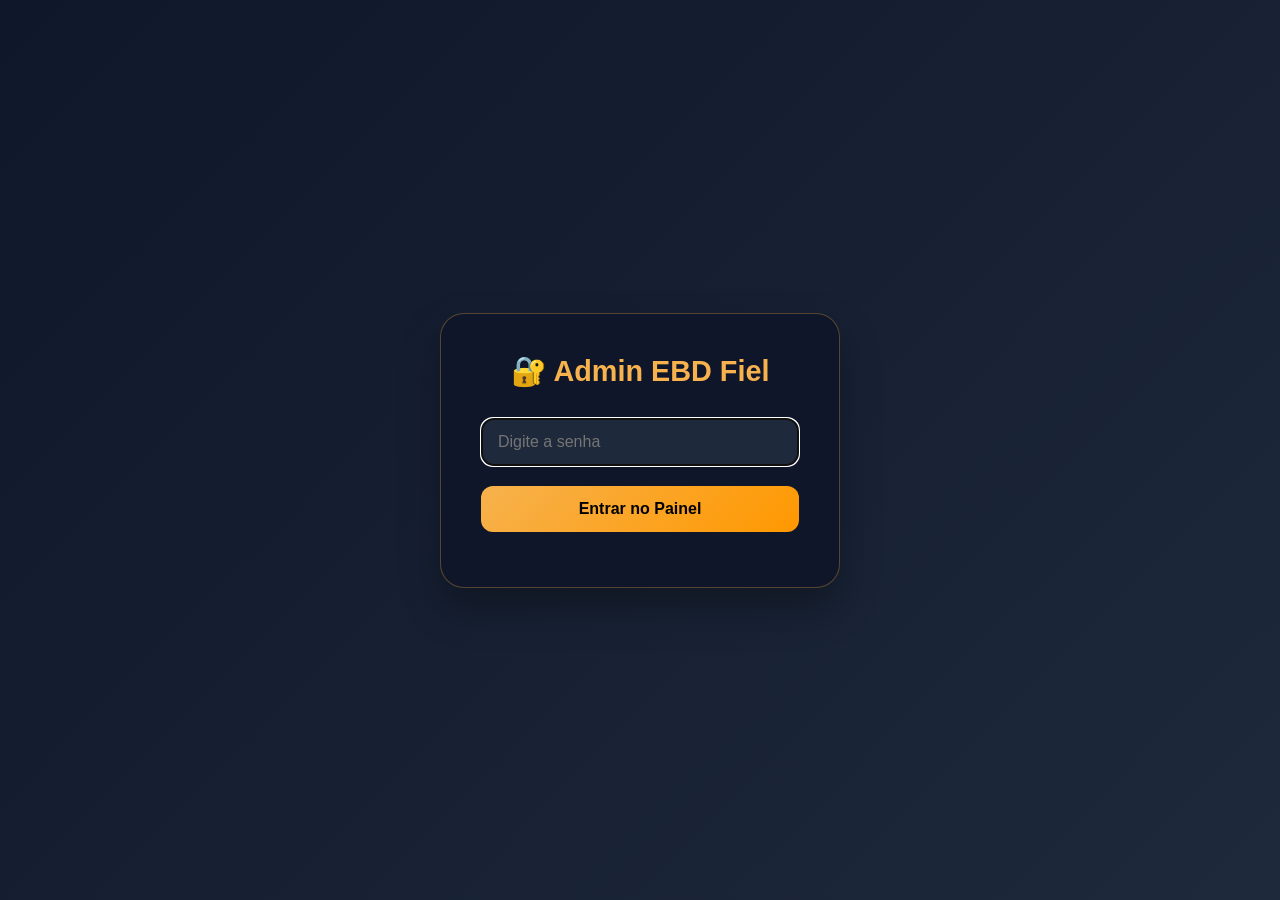
<file: admin-panel.html>
<!DOCTYPE html>
<html lang="pt-BR">
<head>
  <meta charset="UTF-8">
  <meta name="viewport" content="width=device-width, initial-scale=1.0">
  <title>Painel Admin - EBD Fiel</title>
  <link href="https://fonts.googleapis.com/css2?family=Inter:wght@400;500;600;700;800&display=swap" rel="stylesheet">
  <link rel="stylesheet" href="https://cdnjs.cloudflare.com/ajax/libs/font-awesome/6.4.0/css/all.min.css">
  <style>
    * { margin: 0; padding: 0; box-sizing: border-box; }
    body {
      font-family: 'Inter', sans-serif;
      background: #0f172a;
      color: #e2e8f0;
    }
    .admin-container { max-width: 1400px; margin: 0 auto; padding: 20px; }
    
    .header {
      background: linear-gradient(135deg, #1e293b, #0f172a);
      border-radius: 20px;
      padding: 20px 24px;
      margin-bottom: 24px;
      display: flex;
      justify-content: space-between;
      align-items: center;
      border: 1px solid rgba(247, 178, 77, 0.2);
      flex-wrap: wrap;
      gap: 16px;
    }
    .header h1 { color: #f7b24d; display: flex; align-items: center; gap: 10px; }
    .header-buttons { display: flex; gap: 12px; flex-wrap: wrap; }
    .btn-sair {
      background: #ef4444;
      padding: 10px 20px;
      border: none;
      border-radius: 12px;
      color: white;
      cursor: pointer;
      font-weight: 600;
      display: flex;
      align-items: center;
      gap: 8px;
    }
    .btn-gerador {
      background: linear-gradient(135deg, #8b5cf6, #7c3aed);
      padding: 10px 20px;
      border: none;
      border-radius: 12px;
      color: white;
      cursor: pointer;
      font-weight: 600;
      display: flex;
      align-items: center;
      gap: 8px;
      transition: all 0.3s;
    }
    .btn-gerador:hover {
      transform: translateY(-2px);
      box-shadow: 0 8px 20px rgba(139, 92, 246, 0.4);
    }
    
    .stats {
      display: grid;
      grid-template-columns: repeat(5, 1fr);
      gap: 20px;
      margin-bottom: 24px;
    }
    .stat-card {
      background: #1e293b;
      padding: 20px;
      border-radius: 16px;
      text-align: center;
      border: 1px solid rgba(255,255,255,0.1);
    }
    .stat-card h2 { font-size: 2rem; color: #f7b24d; }
    .stat-card p { color: #94a3b8; margin-top: 8px; font-size: 0.85rem; }
    
    .tabs {
      display: flex;
      gap: 8px;
      margin-bottom: 24px;
      flex-wrap: wrap;
    }
    .tab {
      background: #1e293b;
      padding: 10px 18px;
      border: none;
      border-radius: 10px;
      color: #94a3b8;
      cursor: pointer;
      font-weight: 600;
      font-size: 0.85rem;
      display: flex;
      align-items: center;
      gap: 8px;
      transition: all 0.3s;
    }
    .tab.active {
      background: linear-gradient(135deg, #f7b24d, #ff9800);
      color: #0f172a;
    }
    .tab-content { display: none; animation: fadeIn 0.3s; }
    .tab-content.active { display: block; }
    @keyframes fadeIn { from { opacity: 0; } to { opacity: 1; } }
    
    .filters {
      background: #1e293b;
      padding: 20px;
      border-radius: 16px;
      margin-bottom: 20px;
      display: flex;
      gap: 20px;
      flex-wrap: wrap;
      align-items: flex-end;
    }
    .filter-group { display: flex; flex-direction: column; gap: 6px; }
    .filter-group label { font-size: 0.75rem; color: #94a3b8; }
    .filter-group select {
      padding: 8px 12px;
      border-radius: 8px;
      border: 1px solid rgba(255,255,255,0.1);
      background: #0f172a;
      color: #fff;
    }
    .btn-primary, .btn-success, .btn-danger, .btn-warning {
      padding: 8px 16px;
      border: none;
      border-radius: 8px;
      font-weight: 600;
      cursor: pointer;
      display: inline-flex;
      align-items: center;
      gap: 8px;
      font-size: 0.85rem;
    }
    .btn-primary { background: linear-gradient(135deg, #f7b24d, #ff9800); color: #0f172a; }
    .btn-success { background: #22c55e; color: #fff; }
    .btn-danger { background: #ef4444; color: #fff; }
    .btn-warning { background: #f59e0b; color: #fff; }
    
    .table-container { overflow-x: auto; background: #1e293b; border-radius: 16px; padding: 20px; }
    table { width: 100%; border-collapse: collapse; font-size: 0.85rem; }
    th, td { padding: 10px; text-align: left; border-bottom: 1px solid #334155; }
    th { color: #f7b24d; }
    tr:hover { background: rgba(255,255,255,0.05); }
    .btn-edit, .btn-toggle {
      padding: 5px 10px;
      border: none;
      border-radius: 6px;
      cursor: pointer;
      font-size: 0.75rem;
      font-weight: 600;
    }
    .btn-edit { background: #3b82f6; color: #fff; }
    .btn-toggle.available { background: #22c55e; color: #fff; }
    .btn-toggle.blocked { background: #ef4444; color: #fff; }
    .badge {
      padding: 3px 10px;
      border-radius: 20px;
      font-size: 0.7rem;
      font-weight: 600;
    }
    .badge-available { background: rgba(34,197,94,0.2); color: #4ade80; }
    .badge-blocked { background: rgba(239,68,68,0.2); color: #f87171; }
    
    .settings-section {
      background: #1e293b;
      padding: 20px;
      border-radius: 16px;
      margin-bottom: 20px;
    }
    .settings-section h3 {
      color: #f7b24d;
      margin-bottom: 16px;
      display: flex;
      align-items: center;
      gap: 10px;
      font-size: 1.1rem;
    }
    .form-group { margin-bottom: 16px; }
    .form-group label { display: block; margin-bottom: 6px; font-weight: 500; font-size: 0.85rem; }
    .form-group input, .form-group textarea, .form-group select {
      width: 100%;
      padding: 10px;
      border-radius: 8px;
      border: 1px solid rgba(255,255,255,0.1);
      background: #0f172a;
      color: #fff;
      font-size: 0.85rem;
    }
    .form-row { display: grid; grid-template-columns: 1fr 1fr; gap: 16px; }
    
    .modal {
      display: none;
      position: fixed;
      top: 0;
      left: 0;
      width: 100%;
      height: 100%;
      background: rgba(0,0,0,0.8);
      justify-content: center;
      align-items: center;
      z-index: 1000;
    }
    .modal-content {
      background: #1e293b;
      border-radius: 20px;
      width: 90%;
      max-width: 900px;
      max-height: 85vh;
      overflow-y: auto;
      border: 1px solid rgba(247,178,77,0.3);
    }
    .modal-header {
      padding: 16px 20px;
      border-bottom: 1px solid #334155;
      display: flex;
      justify-content: space-between;
      align-items: center;
    }
    .modal-body { padding: 20px; }
    .modal-close {
      background: none;
      border: none;
      color: #fff;
      font-size: 24px;
      cursor: pointer;
    }
    
    .trimesters-grid {
      display: grid;
      grid-template-columns: repeat(auto-fill, minmax(300px, 1fr));
      gap: 16px;
    }
    .trimester-card {
      background: #1e293b;
      border-radius: 16px;
      padding: 16px;
      border: 1px solid rgba(255,255,255,0.1);
    }
    .trimester-card h4 { color: #f7b24d; margin-bottom: 10px; font-size: 1rem; }
    .trimester-card p { margin: 6px 0; color: #94a3b8; font-size: 0.8rem; }
    .progress-bar {
      background: #0f172a;
      border-radius: 10px;
      height: 6px;
      margin: 10px 0;
      overflow: hidden;
    }
    .progress-fill {
      background: linear-gradient(135deg, #f7b24d, #ff9800);
      height: 100%;
      border-radius: 10px;
    }
    .preview-box {
      background: #fff;
      color: #000;
      padding: 12px;
      border-radius: 10px;
      max-height: 200px;
      overflow-y: auto;
      font-size: 0.8rem;
    }
    
    @media (max-width: 768px) {
      .admin-container { padding: 12px; }
      .filters { flex-direction: column; }
      .stats { grid-template-columns: repeat(2, 1fr); }
      .form-row { grid-template-columns: 1fr; }
      .tab { font-size: 0.7rem; padding: 6px 12px; }
    }
  </style>
</head>
<body>
<div class="admin-container">
  <div class="header">
    <h1><i class="fas fa-cog"></i> Painel Administrativo - EBD Fiel</h1>
    <div class="header-buttons">
      <button class="btn-gerador" onclick="window.open('https://gerador-ebd-fiel.onrender.com/', '_blank')">
        <i class="fas fa-magic"></i> Gerador EBD Fiel
      </button>
      <button class="btn-sair" onclick="logout()"><i class="fas fa-sign-out-alt"></i> Sair</button>
    </div>
  </div>

  <div class="stats">
    <div class="stat-card"><h2 id="totalLessons">0</h2><p>Total de Lições</p></div>
    <div class="stat-card"><h2 id="totalTrimesters">0</h2><p>Trimestres</p></div>
    <div class="stat-card"><h2 id="availableLessons">0</h2><p>Lições Disponíveis</p></div>
    <div class="stat-card"><h2 id="totalClasses">0</h2><p>Classes</p></div>
    <div class="stat-card"><h2 id="totalEdits">0</h2><p>Edições Salvas</p></div>
  </div>

  <div class="tabs">
    <button class="tab active" onclick="showTab('lessons', this)"><i class="fas fa-book"></i> Lições</button>
    <button class="tab" onclick="showTab('trimesters', this)"><i class="fas fa-layer-group"></i> Trimestres</button>
    <button class="tab" onclick="showTab('general', this)"><i class="fas fa-sliders-h"></i> Configurações Gerais</button>
    <button class="tab" onclick="showTab('social', this)"><i class="fab fa-instagram"></i> Redes Sociais</button>
    <button class="tab" onclick="showTab('videos', this)"><i class="fab fa-youtube"></i> Vídeos</button>
    <button class="tab" onclick="showTab('analytics', this)"><i class="fab fa-google"></i> Analytics</button>
    <button class="tab" onclick="showTab('appearance', this)"><i class="fas fa-palette"></i> Aparência</button>
    <button class="tab" onclick="showTab('backup', this)"><i class="fas fa-database"></i> Backup</button>
  </div>

  <!-- ==================== LIÇÕES ==================== -->
  <div id="tabLessons" class="tab-content active">
    <div class="filters">
      <div class="filter-group">
        <label>Classe:</label>
        <select id="filterClass">
          <option value="all">Todas</option>
          <option value="adult">Adultos</option>
          <option value="youth">Jovens</option>
        </select>
      </div>
      <div class="filter-group">
        <label>Trimestre:</label>
        <select id="filterTrimester">
          <option value="all">Todos</option>
          <option value="1">1º Trimestre</option>
          <option value="2">2º Trimestre</option>
          <option value="3">3º Trimestre</option>
          <option value="4">4º Trimestre</option>
        </select>
      </div>
      <div class="filter-group">
        <label>Status:</label>
        <select id="filterStatus">
          <option value="all">Todos</option>
          <option value="available">Disponíveis</option>
          <option value="blocked">Bloqueadas</option>
        </select>
      </div>
      <div style="flex:1"></div>
      <button class="btn-success" onclick="unlockAll()"><i class="fas fa-unlock-alt"></i> Liberar Todas</button>
      <button class="btn-danger" onclick="blockAll()"><i class="fas fa-lock"></i> Bloquear Todas</button>
    </div>
    <div class="table-container">
      <table id="lessonsTable">
        <thead><tr><th>Classe</th><th>Trim.</th><th>Lição</th><th>Título</th><th>Data</th><th>Status</th><th>Ações</th></tr></thead>
        <tbody id="lessonsTableBody"></tbody>
       </table>
    </div>
  </div>

  <!-- ==================== TRIMESTRES ==================== -->
  <div id="tabTrimesters" class="tab-content">
    <div class="trimesters-grid" id="trimestersGrid"></div>
  </div>

  <!-- ==================== CONFIGURAÇÕES GERAIS ==================== -->
  <div id="tabGeneral" class="tab-content">
    <div class="settings-section">
      <h3><i class="fas fa-globe"></i> Informações do Site</h3>
      <div class="form-group">
        <label>Nome do Site:</label>
        <input type="text" id="siteName" placeholder="EBD Fiel">
      </div>
      <div class="form-group">
        <label>Descrição do Site (SEO):</label>
        <textarea id="siteDescription" rows="2" placeholder="Lições bíblicas para Escola Bíblica Dominical"></textarea>
      </div>
      <div class="form-group">
        <label>Palavras-chave (SEO):</label>
        <input type="text" id="siteKeywords" placeholder="EBD, Escola Bíblica, Lições Bíblicas">
      </div>
      <div class="form-group">
        <label>URL do Site:</label>
        <input type="url" id="siteUrl" placeholder="https://ebdfiel.com.br">
      </div>
    </div>

    <div class="settings-section">
      <h3><i class="fas fa-envelope"></i> Contato</h3>
      <div class="form-group">
        <label>Email de Contato:</label>
        <input type="email" id="contactEmail" placeholder="contato@ebdfiel.com.br">
      </div>
      <div class="form-group">
        <label>WhatsApp (com DDD):</label>
        <input type="text" id="contactWhatsapp" placeholder="5511999999999">
      </div>
    </div>

    <div class="settings-section">
      <h3><i class="fas fa-clock"></i> Configurações de Disponibilidade</h3>
      <div class="form-group">
        <label>Liberar lições com quantos dias de antecedência?</label>
        <select id="releaseDays">
          <option value="0">No mesmo dia</option>
          <option value="3">3 dias antes</option>
          <option value="6">6 dias antes (padrão)</option>
          <option value="7">7 dias antes</option>
          <option value="14">14 dias antes</option>
        </select>
      </div>
    </div>

    <div class="settings-section">
      <h3><i class="fas fa-code"></i> Códigos Personalizados</h3>
      <div class="form-group">
        <label>Código HTML do Header (Google Analytics, etc):</label>
        <textarea id="customHeader" rows="4" placeholder="&lt;!-- Google Analytics --&gt;"></textarea>
        <small style="color:#94a3b8">Será inserido antes do fechamento do &lt;/head&gt;</small>
      </div>
      <div class="form-group">
        <label>Código HTML do Footer:</label>
        <textarea id="customFooter" rows="4" placeholder="&lt;!-- Scripts personalizados --&gt;"></textarea>
        <small style="color:#94a3b8">Será inserido antes do fechamento do &lt;/body&gt;</small>
      </div>
    </div>

    <button class="btn-primary" onclick="saveGeneralSettings()" style="width:100%;"><i class="fas fa-save"></i> Salvar todas as Configurações Gerais</button>
  </div>

  <!-- ==================== REDES SOCIAIS ==================== -->
  <div id="tabSocial" class="tab-content">
    <div class="settings-section">
      <h3><i class="fab fa-instagram"></i> Instagram</h3>
      <div class="form-group"><input type="url" id="socialInstagram" placeholder="https://instagram.com/seu_perfil"></div>
      <h3><i class="fab fa-facebook"></i> Facebook</h3>
      <div class="form-group"><input type="url" id="socialFacebook" placeholder="https://facebook.com/sua_pagina"></div>
      <h3><i class="fab fa-youtube"></i> YouTube</h3>
      <div class="form-group"><input type="url" id="socialYoutube" placeholder="https://youtube.com/@seu_canal"></div>
      <h3><i class="fab fa-tiktok"></i> TikTok</h3>
      <div class="form-group"><input type="url" id="socialTiktok" placeholder="https://tiktok.com/@seu_perfil"></div>
      <button class="btn-primary" onclick="saveSocial()"><i class="fas fa-save"></i> Salvar Redes Sociais</button>
    </div>
  </div>

  <!-- ==================== VÍDEOS ==================== -->
  <div id="tabVideos" class="tab-content">
    <div class="settings-section">
      <h3><i class="fas fa-users"></i> Vídeo - Classe Adultos</h3>
      <div class="form-group">
        <input type="text" id="videoAdult" placeholder="ID do YouTube (ex: tQg7bmcS4yM)">
        <small style="color:#94a3b8">O ID é o código após v= no link do YouTube</small>
      </div>
      <h3><i class="fas fa-user-graduate"></i> Vídeo - Classe Jovens</h3>
      <div class="form-group">
        <input type="text" id="videoYouth" placeholder="ID do YouTube (ex: uCCysCorUok)">
        <small style="color:#94a3b8">O ID é o código após v= no link do YouTube</small>
      </div>
      <button class="btn-primary" onclick="saveVideos()"><i class="fas fa-save"></i> Salvar Vídeos</button>
    </div>
  </div>

  <!-- ==================== GOOGLE ANALYTICS ==================== -->
  <div id="tabAnalytics" class="tab-content">
    <div class="settings-section">
      <h3><i class="fab fa-google"></i> Google Analytics (GA4)</h3>
      <div class="form-group">
        <label>ID do Google Analytics (GA4):</label>
        <input type="text" id="gaId" placeholder="G-XXXXXXXXXX">
        <small style="color:#94a3b8">Exemplo: G-3E1K8B2C5D. Obtenha em analytics.google.com</small>
      </div>
      <button class="btn-primary" onclick="saveGA()"><i class="fas fa-save"></i> Salvar Google Analytics</button>
    </div>
    <div class="settings-section">
      <h3><i class="fas fa-chart-line"></i> Estatísticas</h3>
      <p>Configure seu Google Analytics para acompanhar:</p>
      <ul style="margin-top: 12px; margin-left: 20px; color: #94a3b8;">
        <li>📊 Número de visitantes</li>
        <li>📱 Dispositivos utilizados</li>
        <li>📍 Localização dos usuários</li>
        <li>📖 Lições mais acessadas</li>
        <li>⏱️ Tempo de permanência</li>
      </ul>
    </div>
  </div>

  <!-- ==================== APARÊNCIA ==================== -->
  <div id="tabAppearance" class="tab-content">
    <div class="settings-section">
      <h3><i class="fas fa-palette"></i> Cores do Site</h3>
      <div class="form-row">
        <div class="form-group"><label>Cor Principal:</label><input type="color" id="primaryColor" value="#f7b24d"></div>
        <div class="form-group"><label>Cor Secundária:</label><input type="color" id="secondaryColor" value="#ff9800"></div>
      </div>
      <button class="btn-primary" onclick="saveAppearance()"><i class="fas fa-save"></i> Salvar Cores</button>
    </div>
    <div class="settings-section">
      <h3><i class="fas fa-heading"></i> Títulos do Site</h3>
      <div class="form-group"><label>Título Principal:</label><input type="text" id="siteTitle" placeholder="EBD Fiel"></div>
      <div class="form-group"><label>Subtítulo:</label><input type="text" id="siteSubtitle" placeholder="Fiel à Palavra. Relevante para hoje."></div>
      <button class="btn-primary" onclick="saveTitles()"><i class="fas fa-save"></i> Salvar Títulos</button>
    </div>
    <div class="settings-section">
      <h3><i class="fas fa-image"></i> Logo</h3>
      <div class="form-group"><label>URL do Logo:</label><input type="text" id="logoUrl" placeholder="./ebdfiel.png"></div>
      <button class="btn-primary" onclick="saveLogo()"><i class="fas fa-save"></i> Salvar Logo</button>
    </div>
  </div>

  <!-- ==================== BACKUP ==================== -->
  <div id="tabBackup" class="tab-content">
    <div class="settings-section">
      <h3><i class="fas fa-download"></i> Exportar Dados</h3>
      <p>Exporte todas as lições, configurações e overrides para um arquivo JSON.</p>
      <button class="btn-primary" onclick="exportData()"><i class="fas fa-file-export"></i> Exportar JSON</button>
    </div>
    <div class="settings-section">
      <h3><i class="fas fa-upload"></i> Importar Dados</h3>
      <p>Importe dados de um arquivo JSON de backup.</p>
      <input type="file" id="importFile" accept=".json" style="margin: 12px 0;">
      <button class="btn-primary" onclick="importData()"><i class="fas fa-file-import"></i> Importar JSON</button>
    </div>
    <div class="settings-section" style="border: 1px solid rgba(239,68,68,0.3);">
      <h3 style="color: #ef4444;"><i class="fas fa-exclamation-triangle"></i> Zona de Perigo</h3>
      <p>Resetar todas as configurações e dados do site. Esta ação não pode ser desfeita!</p>
      <button class="btn-danger" onclick="resetAll()"><i class="fas fa-trash-alt"></i> Resetar Tudo</button>
      <button class="btn-warning" onclick="clearCache()" style="margin-left: 12px;"><i class="fas fa-broom"></i> Limpar Cache</button>
    </div>
  </div>
</div>

<!-- Modal Editar Lição -->
<div id="editModal" class="modal">
  <div class="modal-content">
    <div class="modal-header">
      <h3><i class="fas fa-edit"></i> Editar Lição</h3>
      <button class="modal-close" onclick="closeModal()">&times;</button>
    </div>
    <div class="modal-body">
      <div class="form-group"><label>Título:</label><input type="text" id="editTitle"></div>
      <div class="form-group"><label>Data (DD/MM/AAAA):</label><input type="text" id="editDate" placeholder="04/01/2026"></div>
      <div class="form-group"><label>Conteúdo (HTML):</label><textarea id="editContent" rows="10" style="font-family:monospace;"></textarea></div>
      <div class="form-group"><label>Pré-visualização:</label><div id="preview" class="preview-box"></div></div>
      <div style="display: flex; gap: 12px; flex-wrap: wrap;">
        <button class="btn-primary" onclick="saveLesson()"><i class="fas fa-save"></i> Salvar</button>
        <button class="btn-warning" onclick="formatHtml()"><i class="fas fa-magic"></i> Formatador Rápido</button>
        <button class="btn-danger" onclick="closeModal()">Cancelar</button>
      </div>
    </div>
  </div>
</div>

<script>
  let lessonsData = { adult: [], youth: [] };
  let adminOverrides = {};
  let contentOverrides = {};
  let currentEditLesson = null;
  let editCount = 0;

  // Auth
  if (localStorage.getItem("admin_auth") !== "true") {
    window.location.href = "admin.html";
  }

  // Carregar dados
  async function loadData() {
    try {
      const response = await fetch("./lessons.json?v=" + Date.now());
      const data = await response.json();
      lessonsData = data;
      
      let nextId = 1;
      lessonsData.adult.forEach(l => { l.id = nextId++; l.tipo = "adult"; });
      lessonsData.youth.forEach(l => { l.id = nextId++; l.tipo = "youth"; });
      
      const savedAdmin = localStorage.getItem("ebd_admin_overrides");
      const savedContent = localStorage.getItem("ebd_content_overrides");
      if (savedAdmin) adminOverrides = JSON.parse(savedAdmin);
      if (savedContent) contentOverrides = JSON.parse(savedContent);
      
      editCount = Object.keys(contentOverrides).length;
      
      renderTable();
      updateStats();
      renderTrimesters();
      loadSettings();
    } catch(e) {
      console.error(e);
      alert("Erro ao carregar lessons.json");
    }
  }

  function isAvailable(lesson) {
    const key = `${lesson.tipo}:${lesson.id}`;
    if (adminOverrides[key] !== undefined) return adminOverrides[key];
    if (!lesson.data) return true;
    const [d, m, a] = lesson.data.split("/");
    const lessonDate = new Date(a, m-1, d);
    const releaseDays = parseInt(localStorage.getItem("ebd_release_days") || "6");
    const release = new Date(lessonDate);
    release.setDate(lessonDate.getDate() - releaseDays);
    return new Date() >= release;
  }

  function getFinalTitle(lesson) {
    const key = `${lesson.tipo}:${lesson.id}`;
    if (contentOverrides[key]?.titulo) return contentOverrides[key].titulo;
    return lesson.titulo;
  }

  function getFinalContent(lesson) {
    const key = `${lesson.tipo}:${lesson.id}`;
    if (contentOverrides[key]?.conteudo) return contentOverrides[key].conteudo;
    return lesson.conteudo || "";
  }

  function renderTable() {
    const filterClass = document.getElementById("filterClass").value;
    const filterTrimester = document.getElementById("filterTrimester").value;
    const filterStatus = document.getElementById("filterStatus").value;
    const tbody = document.getElementById("lessonsTableBody");
    tbody.innerHTML = "";
    
    let all = [];
    if (filterClass === "all" || filterClass === "adult") {
      lessonsData.adult.forEach(l => all.push({...l, classeNome: "Adultos"}));
    }
    if (filterClass === "all" || filterClass === "youth") {
      lessonsData.youth.forEach(l => all.push({...l, classeNome: "Jovens"}));
    }
    
    all = all.filter(l => filterTrimester === "all" || l.trimestre == filterTrimester);
    all = all.filter(l => {
      if (filterStatus === "all") return true;
      const available = isAvailable(l);
      return filterStatus === "available" ? available : !available;
    });
    
    if (all.length === 0) {
      tbody.innerHTML = '<tr><td colspan="7" style="text-align:center">Nenhuma lição encontrada</td></tr>';
      return;
    }
    
    all.forEach(lesson => {
      const row = tbody.insertRow();
      const available = isAvailable(lesson);
      row.insertCell(0).innerHTML = `<strong>${lesson.classeNome}</strong>`;
      row.insertCell(1).innerHTML = `${lesson.trimestre}º`;
      row.insertCell(2).innerHTML = String(lesson.numero).padStart(2, "0");
      row.insertCell(3).innerHTML = getFinalTitle(lesson);
      row.insertCell(4).innerHTML = lesson.data || "—";
      row.insertCell(5).innerHTML = `<span class="badge ${available ? 'badge-available' : 'badge-blocked'}">${available ? 'Disponível' : 'Bloqueada'}</span>`;
      row.insertCell(6).innerHTML = `
        <div style="display:flex; gap:8px;">
          <button class="btn-edit" onclick="openEditModal(${lesson.id}, '${lesson.tipo}')"><i class="fas fa-edit"></i> Editar</button>
          <button class="btn-toggle ${available ? 'available' : 'blocked'}" onclick="toggleLesson(${lesson.id}, '${lesson.tipo}')">${available ? 'Bloquear' : 'Liberar'}</button>
        </div>
      `;
    });
  }

  function toggleLesson(id, tipo) {
    const key = `${tipo}:${id}`;
    adminOverrides[key] = !adminOverrides[key];
    localStorage.setItem("ebd_admin_overrides", JSON.stringify(adminOverrides));
    renderTable();
    updateStats();
    renderTrimesters();
  }

  function unlockAll() {
    if(confirm("Liberar TODAS as lições?")) {
      [...lessonsData.adult, ...lessonsData.youth].forEach(l => {
        adminOverrides[`${l.tipo}:${l.id}`] = true;
      });
      localStorage.setItem("ebd_admin_overrides", JSON.stringify(adminOverrides));
      renderTable();
      updateStats();
      renderTrimesters();
      alert("✅ Todas as lições foram liberadas!");
    }
  }

  function blockAll() {
    if(confirm("Bloquear TODAS as lições?")) {
      [...lessonsData.adult, ...lessonsData.youth].forEach(l => {
        adminOverrides[`${l.tipo}:${l.id}`] = false;
      });
      localStorage.setItem("ebd_admin_overrides", JSON.stringify(adminOverrides));
      renderTable();
      updateStats();
      renderTrimesters();
      alert("🔒 Todas as lições foram bloqueadas!");
    }
  }

  function openEditModal(id, tipo) {
    const lesson = [...lessonsData.adult, ...lessonsData.youth].find(l => l.id === id && l.tipo === tipo);
    if(!lesson) return;
    currentEditLesson = lesson;
    document.getElementById("editTitle").value = getFinalTitle(lesson);
    document.getElementById("editDate").value = lesson.data || "";
    document.getElementById("editContent").value = getFinalContent(lesson);
    document.getElementById("preview").innerHTML = getFinalContent(lesson) || "<p>Sem conteúdo</p>";
    document.getElementById("editModal").style.display = "flex";
  }

  function saveLesson() {
    if(!currentEditLesson) return;
    const key = `${currentEditLesson.tipo}:${currentEditLesson.id}`;
    if(!contentOverrides[key]) contentOverrides[key] = {};
    contentOverrides[key].titulo = document.getElementById("editTitle").value;
    contentOverrides[key].conteudo = document.getElementById("editContent").value;
    localStorage.setItem("ebd_content_overrides", JSON.stringify(contentOverrides));
    editCount = Object.keys(contentOverrides).length;
    closeModal();
    renderTable();
    updateStats();
    alert("✅ Lição salva!");
  }

  function formatHtml() {
    let text = document.getElementById("editContent").value;
    text = text.replace(/^# (.*)$/gm, '<h1>$1</h1>');
    text = text.replace(/^## (.*)$/gm, '<h2>$1</h2>');
    text = text.replace(/^### (.*)$/gm, '<h3>$1</h3>');
    text = text.replace(/\*\*(.*?)\*\*/g, '<strong>$1</strong>');
    text = text.replace(/\*(.*?)\*/g, '<em>$1</em>');
    text = text.replace(/^- (.*)$/gm, '<li>$1</li>');
    text = text.replace(/(<li>.*<\/li>)/s, '<ul>$1</ul>');
    text = text.replace(/^(\d+)\. (.*)$/gm, '<li>$2</li>');
    text = text.replace(/\n\n/g, '</p><p>');
    text = '<p>' + text + '</p>';
    text = text.replace(/<p><\/p>/g, '');
    document.getElementById("editContent").value = text;
    document.getElementById("preview").innerHTML = text;
    alert("✅ HTML formatado!");
  }

  function closeModal() {
    document.getElementById("editModal").style.display = "none";
    currentEditLesson = null;
  }

  function updateStats() {
    const total = lessonsData.adult.length + lessonsData.youth.length;
    const trimestres = new Set();
    let available = 0;
    [...lessonsData.adult, ...lessonsData.youth].forEach(l => {
      trimestres.add(l.trimestre);
      if(isAvailable(l)) available++;
    });
    document.getElementById("totalLessons").innerHTML = total;
    document.getElementById("totalTrimesters").innerHTML = trimestres.size;
    document.getElementById("availableLessons").innerHTML = available;
    document.getElementById("totalClasses").innerHTML = "2";
    document.getElementById("totalEdits").innerHTML = editCount;
  }

  function renderTrimesters() {
    const container = document.getElementById("trimestersGrid");
    const classes = [
      { tipo: "adult", nome: "Adultos", lessons: lessonsData.adult },
      { tipo: "youth", nome: "Jovens", lessons: lessonsData.youth }
    ];
    let html = "";
    
    classes.forEach(c => {
      for(let trim = 1; trim <= 4; trim++) {
        const lessonsInTrim = c.lessons.filter(l => l.trimestre === trim);
        const total = lessonsInTrim.length;
        const available = lessonsInTrim.filter(l => isAvailable(l)).length;
        const percent = total > 0 ? (available / total) * 100 : 0;
        
        html += `
          <div class="trimester-card">
            <h4><i class="fas fa-calendar-alt"></i> ${c.nome} - ${trim}º Trimestre</h4>
            <p><strong>Lições:</strong> ${total} (${available} disponíveis)</p>
            <div class="progress-bar"><div class="progress-fill" style="width: ${percent}%"></div></div>
            ${total > 0 ? `
              <button class="btn-success" style="width:100%; margin-top:8px;" onclick="unlockTrimester('${c.tipo}', ${trim})"><i class="fas fa-unlock-alt"></i> Liberar todas</button>
              <button class="btn-warning" style="width:100%; margin-top:8px;" onclick="blockTrimester('${c.tipo}', ${trim})"><i class="fas fa-lock"></i> Bloquear todas</button>
            ` : '<p style="color:#ef4444; margin-top:12px;">⚠️ Nenhuma lição</p>'}
          </div>
        `;
      }
    });
    container.innerHTML = html;
  }

  function unlockTrimester(tipo, trim) {
    if(confirm(`Liberar ${tipo === "adult" ? "Adultos" : "Jovens"} - ${trim}º trimestre?`)) {
      const lessons = tipo === "adult" ? lessonsData.adult : lessonsData.youth;
      lessons.filter(l => l.trimestre === trim).forEach(l => {
        adminOverrides[`${l.tipo}:${l.id}`] = true;
      });
      localStorage.setItem("ebd_admin_overrides", JSON.stringify(adminOverrides));
      renderTable();
      updateStats();
      renderTrimesters();
      alert("✅ Trimestre liberado!");
    }
  }

  function blockTrimester(tipo, trim) {
    if(confirm(`Bloquear ${tipo === "adult" ? "Adultos" : "Jovens"} - ${trim}º trimestre?`)) {
      const lessons = tipo === "adult" ? lessonsData.adult : lessonsData.youth;
      lessons.filter(l => l.trimestre === trim).forEach(l => {
        adminOverrides[`${l.tipo}:${l.id}`] = false;
      });
      localStorage.setItem("ebd_admin_overrides", JSON.stringify(adminOverrides));
      renderTable();
      updateStats();
      renderTrimesters();
      alert("🔒 Trimestre bloqueado!");
    }
  }

  function loadSettings() {
    const saved = localStorage.getItem("ebd_settings");
    if(saved) {
      const config = JSON.parse(saved);
      if(config.social) {
        document.getElementById("socialInstagram").value = config.social.instagram || "";
        document.getElementById("socialFacebook").value = config.social.facebook || "";
        document.getElementById("socialYoutube").value = config.social.youtube || "";
        document.getElementById("socialTiktok").value = config.social.tiktok || "";
      }
      if(config.videos) {
        document.getElementById("videoAdult").value = config.videos.adult || "";
        document.getElementById("videoYouth").value = config.videos.youth || "";
      }
      if(config.ga) {
        document.getElementById("gaId").value = config.ga.id || "";
      }
      if(config.appearance) {
        if(config.appearance.primaryColor) document.getElementById("primaryColor").value = config.appearance.primaryColor;
        if(config.appearance.secondaryColor) document.getElementById("secondaryColor").value = config.appearance.secondaryColor;
      }
      if(config.titles) {
        document.getElementById("siteTitle").value = config.titles.title || "EBD Fiel";
        document.getElementById("siteSubtitle").value = config.titles.subtitle || "Fiel à Palavra. Relevante para hoje.";
      }
      if(config.general) {
        document.getElementById("siteName").value = config.general.siteName || "EBD Fiel";
        document.getElementById("siteDescription").value = config.general.siteDescription || "";
        document.getElementById("siteKeywords").value = config.general.siteKeywords || "";
        document.getElementById("siteUrl").value = config.general.siteUrl || "https://ebdfiel.com.br";
        document.getElementById("contactEmail").value = config.general.contactEmail || "";
        document.getElementById("contactWhatsapp").value = config.general.contactWhatsapp || "";
        document.getElementById("customHeader").value = config.general.customHeader || "";
        document.getElementById("customFooter").value = config.general.customFooter || "";
        if(config.general.releaseDays) document.getElementById("releaseDays").value = config.general.releaseDays;
        localStorage.setItem("ebd_release_days", config.general.releaseDays || "6");
      }
      if(config.logo) {
        document.getElementById("logoUrl").value = config.logo || "./ebdfiel.png";
      }
    }
  }

  function saveGeneralSettings() {
    const settings = JSON.parse(localStorage.getItem("ebd_settings") || "{}");
    settings.general = {
      siteName: document.getElementById("siteName").value,
      siteDescription: document.getElementById("siteDescription").value,
      siteKeywords: document.getElementById("siteKeywords").value,
      siteUrl: document.getElementById("siteUrl").value,
      contactEmail: document.getElementById("contactEmail").value,
      contactWhatsapp: document.getElementById("contactWhatsapp").value,
      customHeader: document.getElementById("customHeader").value,
      customFooter: document.getElementById("customFooter").value,
      releaseDays: document.getElementById("releaseDays").value
    };
    localStorage.setItem("ebd_settings", JSON.stringify(settings));
    localStorage.setItem("ebd_release_days", document.getElementById("releaseDays").value);
    alert("✅ Configurações Gerais salvas!");
  }

  function saveSocial() {
    const settings = JSON.parse(localStorage.getItem("ebd_settings") || "{}");
    settings.social = {
      instagram: document.getElementById("socialInstagram").value,
      facebook: document.getElementById("socialFacebook").value,
      youtube: document.getElementById("socialYoutube").value,
      tiktok: document.getElementById("socialTiktok").value
    };
    localStorage.setItem("ebd_settings", JSON.stringify(settings));
    alert("✅ Redes sociais salvas!");
  }

  function saveVideos() {
    const settings = JSON.parse(localStorage.getItem("ebd_settings") || "{}");
    settings.videos = {
      adult: document.getElementById("videoAdult").value,
      youth: document.getElementById("videoYouth").value
    };
    localStorage.setItem("ebd_settings", JSON.stringify(settings));
    alert("✅ Vídeos salvos!");
  }

  function saveGA() {
    const settings = JSON.parse(localStorage.getItem("ebd_settings") || "{}");
    settings.ga = {
      id: document.getElementById("gaId").value
    };
    localStorage.setItem("ebd_settings", JSON.stringify(settings));
    alert("✅ Google Analytics configurado! A página será recarregada para aplicar.");
    setTimeout(() => {
      window.location.reload();
    }, 1500);
  }

  function saveAppearance() {
    const settings = JSON.parse(localStorage.getItem("ebd_settings") || "{}");
    settings.appearance = {
      primaryColor: document.getElementById("primaryColor").value,
      secondaryColor: document.getElementById("secondaryColor").value
    };
    localStorage.setItem("ebd_settings", JSON.stringify(settings));
    alert("✅ Cores salvas!");
  }

  function saveTitles() {
    const settings = JSON.parse(localStorage.getItem("ebd_settings") || "{}");
    settings.titles = {
      title: document.getElementById("siteTitle").value,
      subtitle: document.getElementById("siteSubtitle").value
    };
    localStorage.setItem("ebd_settings", JSON.stringify(settings));
    alert("✅ Títulos salvos!");
  }

  function saveLogo() {
    const settings = JSON.parse(localStorage.getItem("ebd_settings") || "{}");
    settings.logo = document.getElementById("logoUrl").value;
    localStorage.setItem("ebd_settings", JSON.stringify(settings));
    alert("✅ Logo salvo!");
  }

  function exportData() {
    const exportObj = {
      lessons: lessonsData,
      adminOverrides: adminOverrides,
      contentOverrides: contentOverrides,
      settings: localStorage.getItem("ebd_settings")
    };
    const blob = new Blob([JSON.stringify(exportObj, null, 2)], {type: "application/json"});
    const url = URL.createObjectURL(blob);
    const a = document.createElement("a");
    a.href = url;
    a.download = `ebd_backup_${new Date().toISOString().slice(0,19)}.json`;
    a.click();
    URL.revokeObjectURL(url);
  }

  function importData() {
    const file = document.getElementById("importFile").files[0];
    if(!file) { alert("Selecione um arquivo!"); return; }
    const reader = new FileReader();
    reader.onload = (e) => {
      try {
        const data = JSON.parse(e.target.result);
        if(data.lessons) lessonsData = data.lessons;
        if(data.adminOverrides) adminOverrides = data.adminOverrides;
        if(data.contentOverrides) contentOverrides = data.contentOverrides;
        if(data.settings) localStorage.setItem("ebd_settings", data.settings);
        localStorage.setItem("ebd_admin_overrides", JSON.stringify(adminOverrides));
        localStorage.setItem("ebd_content_overrides", JSON.stringify(contentOverrides));
        editCount = Object.keys(contentOverrides).length;
        renderTable();
        updateStats();
        renderTrimesters();
        loadSettings();
        alert("✅ Importado!");
      } catch(err) { alert("Erro ao importar"); }
    };
    reader.readAsText(file);
  }

  function resetAll() {
    if(confirm("⚠️ Resetar TUDO?")) {
      localStorage.clear();
      location.reload();
    }
  }

  function clearCache() {
    if(confirm("Limpar cache?")) {
      if("caches" in window) caches.keys().then(keys => keys.forEach(key => caches.delete(key)));
      alert("✅ Cache limpo!");
    }
  }

  function logout() {
    localStorage.removeItem("admin_auth");
    window.location.href = "admin.html";
  }

  function showTab(tabName, btn) {
    document.querySelectorAll(".tab").forEach(t => t.classList.remove("active"));
    document.querySelectorAll(".tab-content").forEach(t => t.classList.remove("active"));
    btn.classList.add("active");
    document.getElementById(`tab${tabName.charAt(0).toUpperCase() + tabName.slice(1)}`).classList.add("active");
  }

  document.getElementById("filterClass").addEventListener("change", () => renderTable());
  document.getElementById("filterTrimester").addEventListener("change", () => renderTable());
  document.getElementById("filterStatus").addEventListener("change", () => renderTable());
  document.getElementById("editContent").addEventListener("input", () => {
    document.getElementById("preview").innerHTML = document.getElementById("editContent").value;
  });

  loadData();
</script>
</body>
</html>
</file>
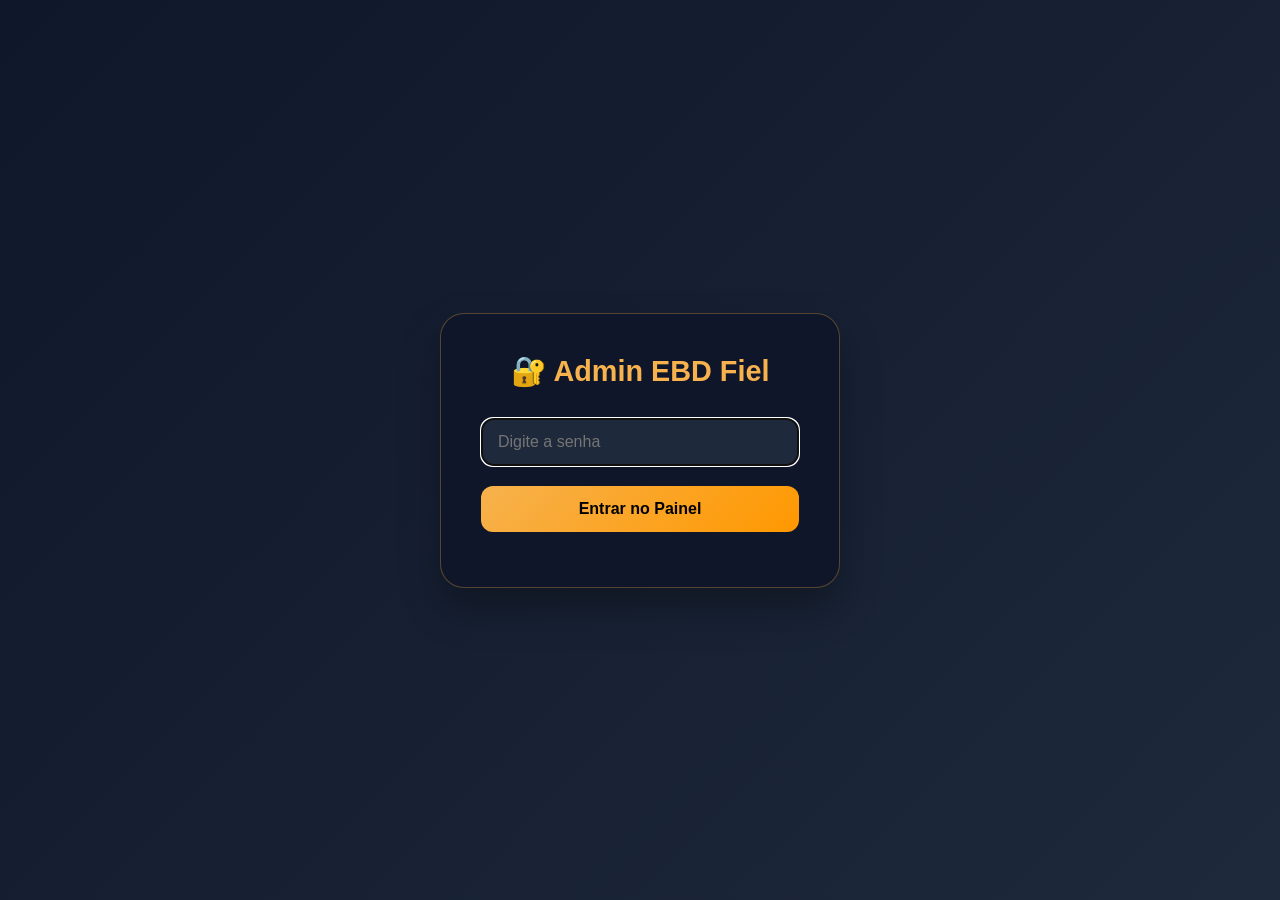
<file: admin.html>
<!DOCTYPE html>
<html lang="pt-BR">
<head>
  <meta charset="UTF-8">
  <meta name="viewport" content="width=device-width, initial-scale=1.0">
  <title>Login Admin - EBD Fiel</title>
  <style>
    * { margin: 0; padding: 0; box-sizing: border-box; }
    body {
      font-family: 'Inter', sans-serif;
      background: linear-gradient(135deg, #0f172a 0%, #1e293b 100%);
      min-height: 100vh;
      display: flex;
      justify-content: center;
      align-items: center;
    }
    .login-card {
      background: rgba(15, 23, 42, 0.95);
      backdrop-filter: blur(10px);
      padding: 40px;
      border-radius: 24px;
      width: 100%;
      max-width: 400px;
      border: 1px solid rgba(247, 178, 77, 0.3);
      box-shadow: 0 20px 40px rgba(0,0,0,0.3);
    }
    .login-card h1 {
      color: #f7b24d;
      text-align: center;
      margin-bottom: 30px;
      font-size: 1.8rem;
    }
    .login-card input {
      width: 100%;
      padding: 14px 16px;
      margin-bottom: 20px;
      border-radius: 12px;
      border: 1px solid rgba(255,255,255,0.1);
      background: #1e293b;
      color: #fff;
      font-size: 1rem;
    }
    .login-card button {
      width: 100%;
      padding: 14px;
      background: linear-gradient(135deg, #f7b24d, #ff9800);
      border: none;
      border-radius: 12px;
      font-weight: bold;
      font-size: 1rem;
      cursor: pointer;
      transition: transform 0.2s;
    }
    .login-card button:hover { transform: translateY(-2px); }
    .error { color: #ef4444; text-align: center; margin-top: 15px; }
  </style>
</head>
<body>
  <div class="login-card">
    <h1>🔐 Admin EBD Fiel</h1>
    <input type="password" id="password" placeholder="Digite a senha" autofocus>
    <button onclick="login()">Entrar no Painel</button>
    <div id="errorMsg" class="error"></div>
  </div>
  <script>
    function login() {
      const pwd = document.getElementById("password").value;
      if (pwd === "4141") {
        localStorage.setItem("admin_auth", "true");
        window.location.href = "admin-panel.html";
      } else {
        document.getElementById("errorMsg").innerHTML = "Senha incorreta! Tente novamente.";
      }
    }
    document.getElementById("password").addEventListener("keypress", function(e) {
      if (e.key === "Enter") login();
    });
  </script>
</body>
</html>
</file>
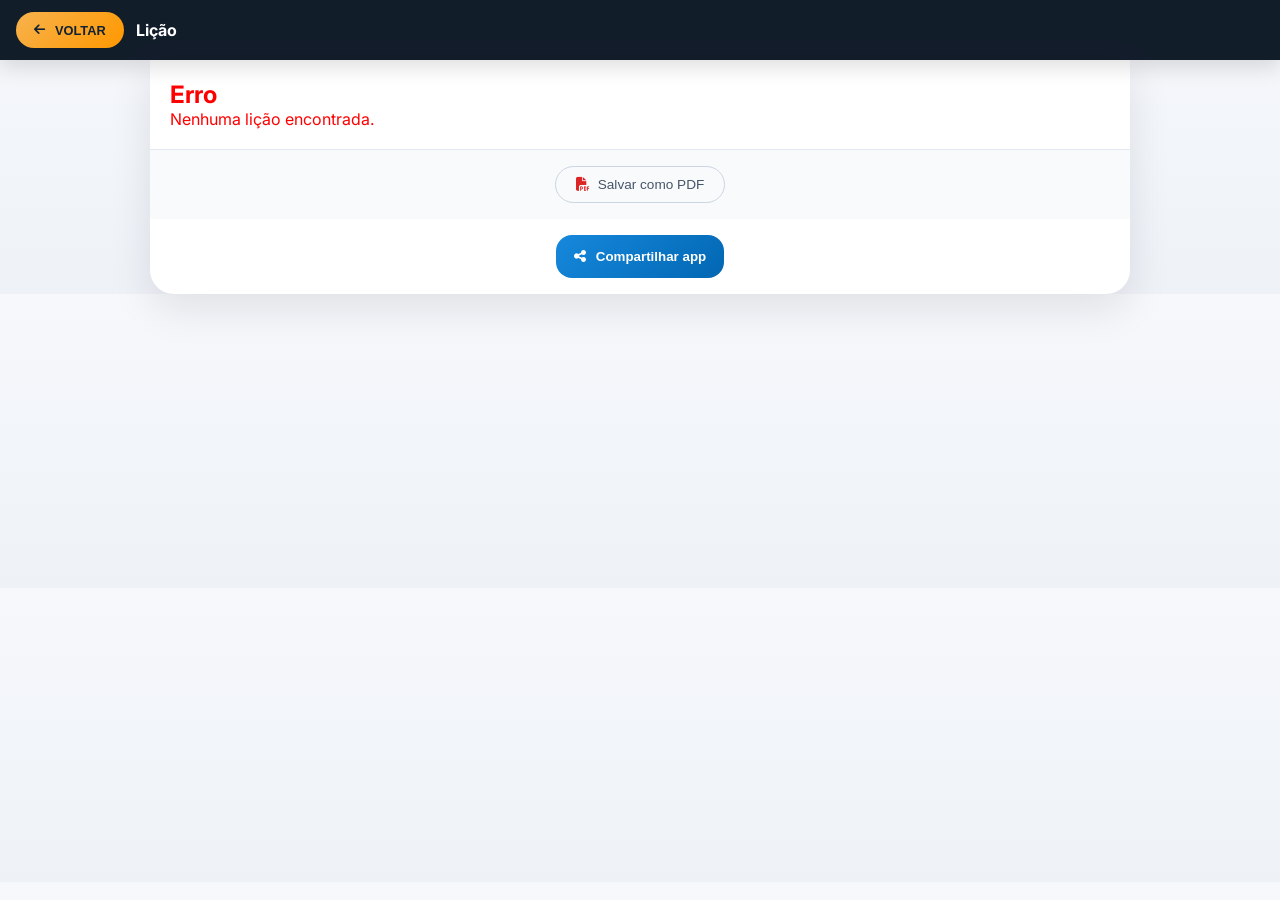
<file: licao.html>
<!DOCTYPE html>
<html lang="pt-BR">
<head>
  <meta charset="UTF-8">
  <meta name="viewport" content="width=device-width, initial-scale=1.0, maximum-scale=1.0, user-scalable=no">
  <meta name="theme-color" content="#07111f">
  <title>Lição - EBD Fiel</title>

  <link href="https://fonts.googleapis.com/css2?family=Inter:wght@400;500;600;700;800&display=swap" rel="stylesheet">
  <link rel="stylesheet" href="https://cdnjs.cloudflare.com/ajax/libs/font-awesome/6.4.0/css/all.min.css">

  <style>
    :root {
      --primary: #f7b24d;
      --primary-2: #ff9800;
      --dark: #102131;
      --bg: #eef2f7;
      --shadow: 0 14px 40px rgba(15, 23, 42, 0.10);
    }

    * {
      margin: 0;
      padding: 0;
      box-sizing: border-box;
    }

    img {
      max-width: 100%;
      height: auto;
      display: block;
    }

    body {
      font-family: 'Inter', sans-serif;
      background: linear-gradient(180deg, #f6f8fb 0%, #eef2f7 100%);
      color: #162331;
      opacity: 0;
      transform: translateY(10px);
      animation: pageEnter 0.35s ease forwards;
    }

    @keyframes pageEnter {
      to { opacity: 1; transform: translateY(0); }
    }

    .content {
      padding: 24px 22px;
      line-height: 1.7;
      color: #334155;
    }

    .content p {
      font-size: 1rem;
      line-height: 1.7;
      margin-bottom: 1rem;
    }

    .content h3 {
      font-size: 1.1rem !important;
      font-weight: 700 !important;
      margin: 1.2rem 0 0.5rem 0 !important;
      color: #334155 !important;
      border: none !important;
    }

    .content h4 {
      font-size: 1rem !important;
      font-weight: 600 !important;
      margin: 0.8rem 0 0.3rem 0 !important;
      color: #475569 !important;
    }

    .content .destaque {
      font-weight: 700 !important;
      color: #1e3a8a !important;
    }

    .topbar {
      position: sticky;
      top: 0;
      z-index: 1000;
      background: rgba(7,17,31,0.95);
      color: white;
      padding: 12px 16px;
      display: flex;
      align-items: center;
      gap: 12px;
      box-shadow: 0 8px 20px rgba(0,0,0,0.12);
    }

    .back-btn {
      display: flex;
      align-items: center;
      gap: 10px;
      height: 36px;
      padding: 0 18px;
      border-radius: 999px;
      border: none;
      background: linear-gradient(135deg, var(--primary), var(--primary-2));
      color: var(--dark);
      font-weight: 800;
      font-size: 0.8rem;
      cursor: pointer;
    }

    .topbar-title {
      font-weight: 700;
      font-size: 1rem;
      white-space: nowrap;
      overflow: hidden;
      text-overflow: ellipsis;
    }

    .page {
      max-width: 980px;
      margin: 0 auto;
    }

    .card {
      background: white;
      box-shadow: var(--shadow);
      border-radius: 0 0 24px 24px;
      overflow: hidden;
    }

    .cover-header {
      width: 100%;
    }

    .cover-header img {
      width: 100%;
      height: auto;
      display: block;
    }

    .footer-credits {
      background: linear-gradient(135deg, #1e293b, #0f172a);
      padding: 24px 22px;
      text-align: center;
      border-top: 3px solid #f7b24d;
      margin-top: 20px;
    }

    .footer-credits .logo {
      margin-bottom: 12px;
    }

    .footer-credits .logo img {
      width: 50px;
      height: 50px;
      border-radius: 12px;
      margin: 0 auto;
    }

    .footer-credits h4 {
      color: #f7b24d;
      font-size: 1.1rem;
      margin-bottom: 8px;
    }

    .footer-credits p {
      color: #a7bacb;
      font-size: 0.85rem;
      margin-bottom: 8px;
    }

    .footer-credits .verse {
      font-style: italic;
      color: #94a3b8;
      font-size: 0.8rem;
      margin-top: 10px;
    }

    .social-links {
      display: flex;
      justify-content: center;
      gap: 20px;
      margin: 15px 0 10px;
    }

    .social-links a {
      color: #a7bacb;
      font-size: 1.3rem;
      transition: color 0.2s, transform 0.2s;
      display: inline-block;
    }

    .social-links a:hover {
      color: #f7b24d;
      transform: translateY(-2px);
    }

    .download-pdf {
      text-align: center;
      padding: 16px 20px;
      background: #f8fafc;
      border-top: 1px solid #e2e8f0;
    }

    .download-pdf-btn {
      display: inline-flex;
      align-items: center;
      gap: 8px;
      padding: 10px 20px;
      background: none;
      border: 1px solid #cbd5e1;
      border-radius: 40px;
      color: #475569;
      font-size: 0.85rem;
      font-weight: 500;
      cursor: pointer;
      transition: all 0.2s;
    }

    .download-pdf-btn:hover {
      background: #f1f5f9;
      border-color: #94a3b8;
      color: #1e293b;
    }

    .download-pdf-btn i {
      color: #dc2626;
    }

    .share-wrap {
      padding: 16px;
      display: flex;
      justify-content: center;
    }

    .share-btn {
      padding: 14px 18px;
      border-radius: 16px;
      background: linear-gradient(135deg, #1688dc, #0267b3);
      color: white;
      font-weight: 800;
      border: none;
      cursor: pointer;
      display: flex;
      gap: 10px;
      align-items: center;
    }

    @media (max-width: 640px) {
      .content {
        padding: 18px;
      }
    }

    @media print {
      .topbar, .share-wrap, .download-pdf, .back-btn {
        display: none !important;
      }
      
      .footer-credits {
        background: none !important;
        border-top: 1px solid #ccc !important;
        margin-top: 40px !important;
        page-break-inside: avoid;
      }
      
      .footer-credits h4, .footer-credits p, .footer-credits .verse {
        color: #333 !important;
      }
      
      body {
        background: white !important;
        padding: 0 !important;
        margin: 0 !important;
      }
      
      .card {
        box-shadow: none !important;
      }
      
      .content {
        page-break-inside: auto;
      }
      
      h1, h2, h3, h4, h5, h6, p, .footer-credits {
        page-break-inside: avoid;
        break-inside: avoid;
      }
    }

    .reading-grid {
      display: grid;
      grid-template-columns: repeat(auto-fit, minmax(200px, 1fr));
      gap: 12px;
      margin: 20px 0;
      background: #f1f5f9;
      border-radius: 20px;
      padding: 16px;
    }

    .reading-day {
      padding: 8px 12px;
      background: white;
      border-radius: 12px;
      box-shadow: 0 2px 8px rgba(0,0,0,0.05);
      font-size: 0.9rem;
    }

    .reading-day strong {
      color: #f7b24d;
      display: block;
      margin-bottom: 4px;
    }

    .content blockquote {
      background: #f1f5f9;
      padding: 16px 20px;
      border-left: 4px solid #f7b24d;
      border-radius: 12px;
      margin: 20px 0;
      font-style: italic;
      color: #334155;
    }

    .content hr {
      margin: 24px 0;
      border: 0;
      height: 1px;
      background: linear-gradient(90deg, transparent, #cbd5e1, transparent);
    }

    .task-list {
      list-style: none;
      padding-left: 0;
      margin: 18px 0;
      display: grid;
      gap: 10px;
    }

    .task-list-item {
      list-style: none;
      margin: 0;
      padding: 12px 14px;
      border-radius: 16px;
      background: linear-gradient(180deg, #ffffff 0%, #f8fafc 100%);
      border: 1px solid #dbe5f0;
      box-shadow: 0 6px 18px rgba(15, 23, 42, 0.06);
      display: flex;
      align-items: center;
      gap: 12px;
    }

    .task-list-item input[type="checkbox"] {
      appearance: none;
      -webkit-appearance: none;
      width: 20px;
      height: 20px;
      margin: 0;
      border-radius: 7px;
      border: 2px solid #cbd5e1;
      background: #fff;
      position: relative;
      cursor: default;
      flex-shrink: 0;
    }

    .task-list-item input[type="checkbox"]:checked {
      background: linear-gradient(135deg, #f7b24d, #ff9800);
      border-color: #f59e0b;
    }

    .task-list-item input[type="checkbox"]:checked::after {
      content: "";
      position: absolute;
      left: 5px;
      top: 1px;
      width: 5px;
      height: 10px;
      border: solid #102131;
      border-width: 0 2px 2px 0;
      transform: rotate(45deg);
    }

    .task-list-item:has(input[type="checkbox"]:checked) {
      border-color: rgba(247, 178, 77, 0.45);
      background: linear-gradient(180deg, #fffaf0 0%, #fff7ed 100%);
    }

    .task-list-item:has(input[type="checkbox"]:checked) strong {
      color: #d97706;
    }

    blockquote {
      background: #f1f5f9;
      border-left: 4px solid #f7b24d;
      border-radius: 0 12px 12px 0;
      padding: 12px 20px;
      margin: 16px 0;
      color: #475569;
    }

    code {
      background: #e2e8f0;
      padding: 2px 6px;
      border-radius: 6px;
      font-family: monospace;
      font-size: 0.9em;
    }
  </style>
</head>

<body>

  <div class="topbar">
    <button class="back-btn" onclick="voltar()">
      <i class="fas fa-arrow-left"></i>
      VOLTAR
    </button>
    <div class="topbar-title" id="tituloTopbar">Lição</div>
  </div>

  <main class="page">
    <div class="card">
      <div id="app"></div>

      <div class="download-pdf">
        <button class="download-pdf-btn" id="downloadPDFBtn">
          <i class="fas fa-file-pdf"></i>
          Salvar como PDF
        </button>
      </div>

      <div class="share-wrap">
        <button class="share-btn" id="shareBtn">
          <i class="fas fa-share-alt"></i> Compartilhar app
        </button>
      </div>
    </div>
  </main>

  <script>
    let licaoAtual = null;

    function voltar() {
      const destino = sessionStorage.getItem("voltarPara") || "#home";
      window.location.replace("./index.html" + destino);
    }

    function processarDestaques(html) {
      const textosDestacados = [
        'TEXTO ÁUREO', 'VERDADE APLICADA', 'TEXTOS DE REFERÊNCIA',
        'ANÁLISE GERAL', 'INTRODUÇÃO', 'APOIO PEDAGÓGICO', 
        'APLICAÇÃO PRÁTICA', 'EU ENSINEI QUE:', 'CONCLUSÃO'
      ];
      
      let resultado = html;
      
      textosDestacados.forEach(texto => {
        const textoEscapado = texto.replace(/[.*+?^${}()|[\]\\]/g, '\\$&');
        
        // Caso 1: <p><strong>TITULO</strong></p> seguido de <p>texto</p>
        let regex = new RegExp(`<p><strong>(${textoEscapado})<\\/strong><\\/p>\\s*<p>([\\s\\S]*?)<\\/p>`, 'gi');
        resultado = resultado.replace(regex, `<p><strong class="destaque">$1</strong> $2</p>`);
        
        // Caso 2: <p><strong>TITULO</strong></p> seguido de texto direto
        regex = new RegExp(`<p><strong>(${textoEscapado})<\\/strong><\\/p>\\s*([^<]+)`, 'gi');
        resultado = resultado.replace(regex, `<p><strong class="destaque">$1</strong> $2</p>`);
        
        // Caso 3: já está no mesmo parágrafo
        regex = new RegExp(`(<p>)(<strong>)(${textoEscapado})(<\\/strong>)(\\s*)([^<]*)`, 'gi');
        resultado = resultado.replace(regex, `$1<strong class="destaque">$3</strong>$5$6`);
      });
      
      // Processar TEXTOS DE REFERÊNCIA especificamente
      const regexReferencias = /<p><strong>TEXTOS DE REFERÊNCIA<\/strong><\/p>\s*((?:<p>[^<]*<\/p>\s*)+)/gi;
      resultado = resultado.replace(regexReferencias, (match, conteudo) => {
        const textoLimpo = conteudo.replace(/<p>/g, '').replace(/<\/p>/g, '<br>');
        return `<p><strong class="destaque">TEXTOS DE REFERÊNCIA</strong> ${textoLimpo}</p>`;
      });
      
      return resultado;
    }

    function montarPaginaDaLicao(licao) {
      const isYouth = licao.tipo === "youth";
      const imagemCabecalho = isYouth ? "./img/jovens.png" : "./img/adultos.png";
      
      let conteudoProcessado = licao.conteudo || "<p>Conteúdo não disponível.</p>";
      conteudoProcessado = processarDestaques(conteudoProcessado);

      return `
        <div class="cover-header">
          <img src="${imagemCabecalho}" alt="Cabeçalho da lição" loading="eager">
        </div>
        <div class="content">
          ${conteudoProcessado}
        </div>
        <div class="footer-credits">
          <div class="logo">
            <img src="./ebdfiel.png" alt="EBD Fiel">
          </div>
          <h4>EBD Fiel</h4>
          <p>Fiel à Palavra. Relevante para hoje.</p>
          <div class="social-links">
            <a href="#" target="_blank" rel="noopener noreferrer" aria-label="Instagram"><i class="fab fa-instagram"></i></a>
            <a href="#" target="_blank" rel="noopener noreferrer" aria-label="Facebook"><i class="fab fa-facebook-f"></i></a>
            <a href="#" target="_blank" rel="noopener noreferrer" aria-label="YouTube"><i class="fab fa-youtube"></i></a>
            <a href="#" target="_blank" rel="noopener noreferrer" aria-label="TikTok"><i class="fab fa-tiktok"></i></a>
          </div>
          <p class="verse">✝️ "Examinai as Escrituras" - João 5:39</p>
        </div>
      `;
    }

    function renderErro(msg) {
      document.getElementById("app").innerHTML = `<div style="padding:20px;color:red;"><h2>Erro</h2><p>${msg}</p></div>`;
    }

    function baixarPDF() {
      if (!licaoAtual) {
        alert("Nenhuma lição carregada.");
        return;
      }

      const btn = document.getElementById('downloadPDFBtn');
      const originalText = btn.innerHTML;
      btn.innerHTML = '<i class="fas fa-spinner fa-spin"></i> Preparando...';
      btn.disabled = true;

      const conteudoOriginal = document.querySelector('.card').cloneNode(true);
      const iframe = document.createElement('iframe');
      iframe.style.position = 'absolute';
      iframe.style.width = '0';
      iframe.style.height = '0';
      iframe.style.border = 'none';
      document.body.appendChild(iframe);
      
      const doc = iframe.contentWindow.document;
      doc.open();
      doc.write(`
        <!DOCTYPE html>
        <html>
        <head><meta charset="UTF-8"><title>${licaoAtual.titulo || 'Lição'} - EBD Fiel</title>
        <style>
          * { margin: 0; padding: 0; box-sizing: border-box; }
          body { font-family: 'Inter', Arial, sans-serif; padding: 20px; background: white; color: #162331; }
          .cover-header img { width: 100%; height: auto; }
          .content { padding: 20px; line-height: 1.7; }
          .content p { font-size: 1rem; line-height: 1.7; margin-bottom: 1rem; }
          .content h3 { font-size: 1.1rem; font-weight: 700; margin: 1.2rem 0 0.5rem 0; color: #334155; }
          .content .destaque { font-weight: 700 !important; color: #1e3a8a !important; }
          .footer-credits { text-align: center; padding: 20px; margin-top: 30px; border-top: 2px solid #f7b24d; }
          .footer-credits .logo img { width: 50px; height: 50px; margin: 0 auto; }
          .footer-credits h4 { color: #f7b24d; margin: 10px 0 5px; }
          .footer-credits p { color: #666; font-size: 0.85rem; }
          .social-links { display: flex; justify-content: center; gap: 20px; margin: 15px 0; }
          .social-links a { color: #666; font-size: 1.3rem; text-decoration: none; }
          @media print { body { padding: 0; } }
        </style>
        </head>
        <body>${conteudoOriginal.outerHTML}</body>
        </html>
      `);
      doc.close();
      
      setTimeout(() => {
        iframe.contentWindow.focus();
        iframe.contentWindow.print();
        setTimeout(() => {
          document.body.removeChild(iframe);
          btn.innerHTML = originalText;
          btn.disabled = false;
        }, 1000);
      }, 500);
    }

    try {
      const raw = sessionStorage.getItem("licaoAtual");
      if (!raw) {
        renderErro("Nenhuma lição encontrada.");
      } else {
        licaoAtual = JSON.parse(raw);
        document.title = (licaoAtual.titulo || "Lição") + " - EBD Fiel";
        document.getElementById("tituloTopbar").textContent = licaoAtual.titulo || "Lição";
        document.getElementById("app").innerHTML = montarPaginaDaLicao(licaoAtual);
      }
    } catch (e) {
      renderErro("Erro ao carregar a página.");
    }

    document.getElementById("shareBtn").addEventListener("click", async () => {
      const url = "https://ebdfiel.com.br/";
      if (navigator.share) {
        try {
          await navigator.share({ title: "EBD Fiel", text: "Acesse as lições da Escola Bíblica Dominical:", url });
        } catch (err) { console.log("Compartilhamento cancelado"); }
      } else {
        await navigator.clipboard.writeText(url);
        alert("Link copiado para a área de transferência!");
      }
    });

    document.getElementById("downloadPDFBtn").addEventListener("click", baixarPDF);
  </script>

</body>
</html>
</file>
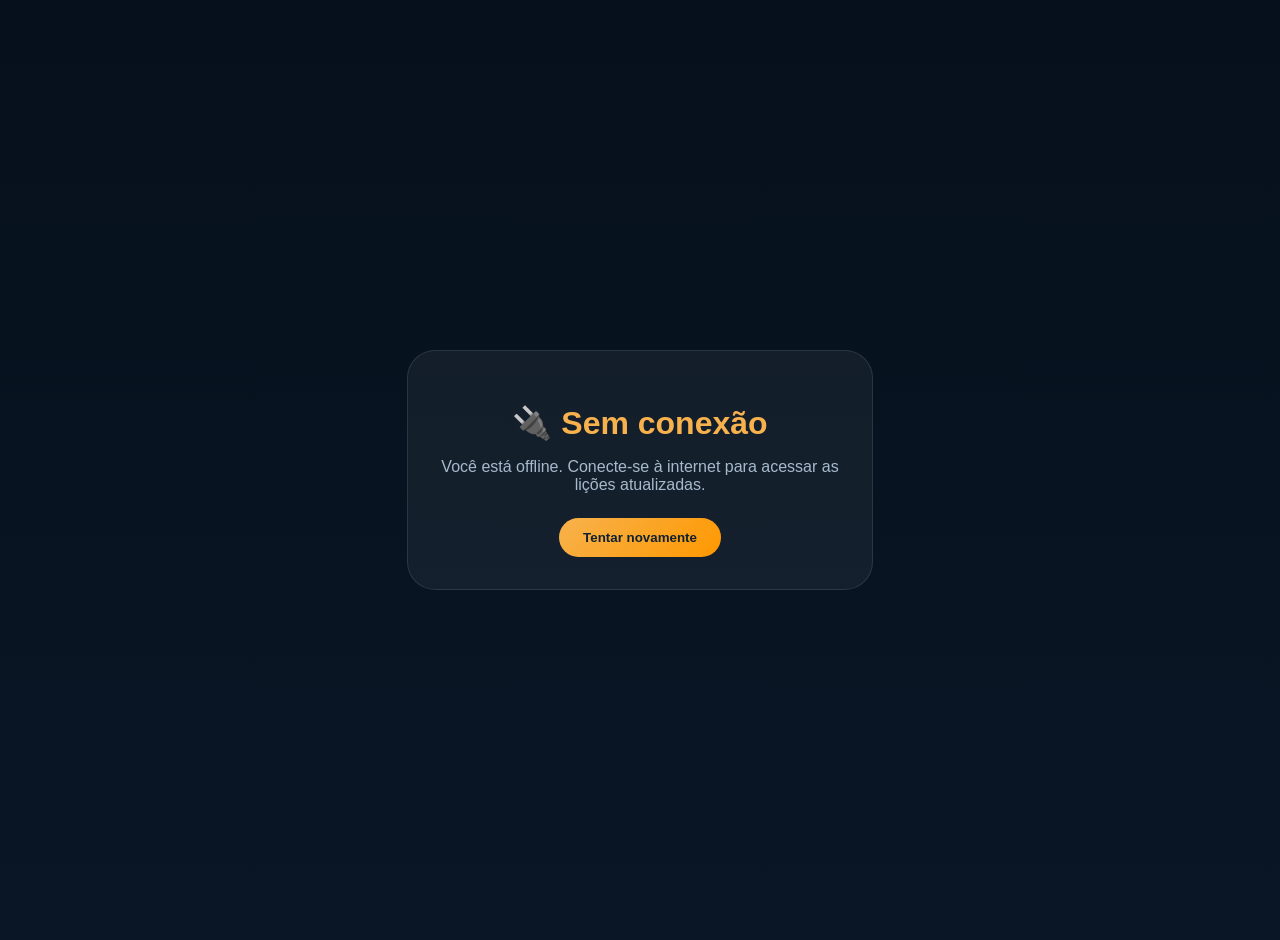
<file: offline.html>
<!DOCTYPE html>
<html lang="pt-BR">
<head>
  <meta charset="UTF-8">
  <meta name="viewport" content="width=device-width, initial-scale=1.0">
  <title>Offline - EBD Fiel</title>
  <style>
    body {
      font-family: 'Inter', sans-serif;
      background: linear-gradient(180deg, #06101c 0%, #0a1626 100%);
      color: #eef6fc;
      display: flex;
      align-items: center;
      justify-content: center;
      min-height: 100vh;
      margin: 0;
      padding: 20px;
      text-align: center;
    }
    .offline-box {
      max-width: 400px;
      padding: 32px;
      background: rgba(255,255,255,0.05);
      border-radius: 28px;
      border: 1px solid rgba(255,255,255,0.1);
    }
    h1 { color: #f7b24d; margin-bottom: 16px; }
    p { color: #a7bacb; margin-bottom: 24px; }
    button {
      background: linear-gradient(135deg, #f7b24d, #ff9800);
      border: none;
      padding: 12px 24px;
      border-radius: 999px;
      font-weight: bold;
      cursor: pointer;
      color: #102131;
    }
  </style>
</head>
<body>
  <div class="offline-box">
    <h1>🔌 Sem conexão</h1>
    <p>Você está offline. Conecte-se à internet para acessar as lições atualizadas.</p>
    <button onclick="location.reload()">Tentar novamente</button>
  </div>
</body>
</html>
</file>
